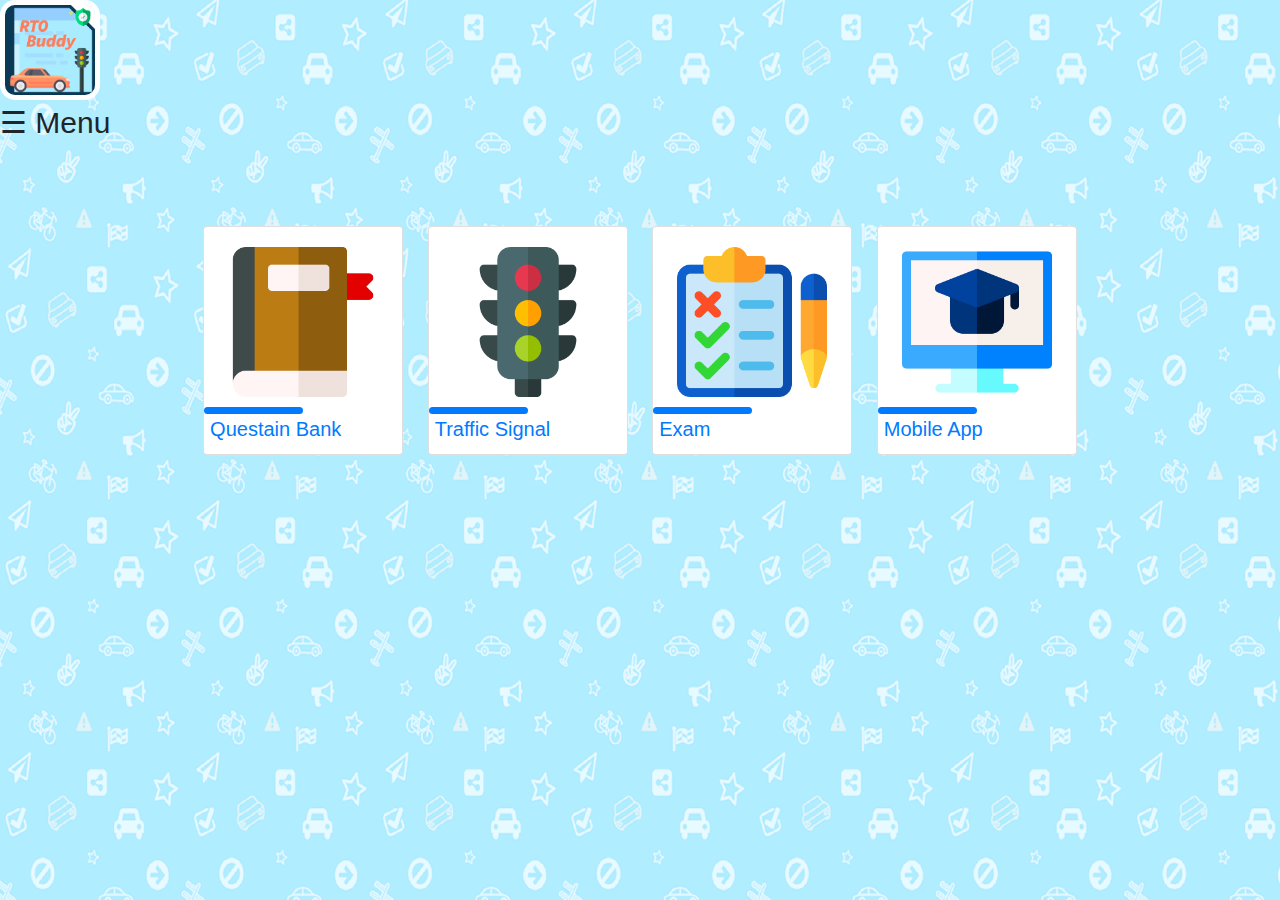
<file: index.html>
<!DOCTYPE html>
<html>
    <head>

        <meta charset="utf-8">
        <meta name="viewport" content="width=device-width, initial-scale=1">
        <title>Rto Buddy</title>
        <link rel="icon" type="image/gif/png" href="image/logo_22.png">
        <link rel="stylesheet" href="https://maxcdn.bootstrapcdn.com/bootstrap/4.3.1/css/bootstrap.min.css">
  	    <script src="https://ajax.googleapis.com/ajax/libs/jquery/3.4.1/jquery.min.js"></script>
  	    <script src="https://cdnjs.cloudflare.com/ajax/libs/popper.js/1.14.7/umd/popper.min.js"></script>
        <script src="https://maxcdn.bootstrapcdn.com/bootstrap/4.3.1/js/bootstrap.min.js"></script>


        <link rel="stylesheet" type="text/css" href="homepage.css">   
        <link rel="stylesheet" type="text/css" href="slide.css">

        <script type="text/javascript" src="slide.js"></script>
    </head>
    <body>
        <div class="all" id="all">
            <div id="mySidenav" class="sidenav">
            <a href="javascript:void(0)" class="closebtn" onclick="closeNav()">&times;</a>
            <a href="index.html">HOME</a>
            <a href="question.html">QUESTION BANK</a>
            <a href="traffic.html">TRAFFIC SIGNAL</a>
            <a href="exam.html">EXAM</a>
            <a href="mobileapp.html">MOBILE APP</a>
            </div>
            <div id="main">
            <img src="image/logo_22.png" alt="img" id="logo"><br>
            <span id="open" onclick="openNav()">&#9776; Menu</span><br>
            </div>
        </div> 
        
        


        <div id="box">
            <div class="flex-container">
                        <div class="card" id="card1">
                            <div id="imgdiv">
                                <img src="image/agenda.png">
                            </div>
                            <div id="prolink">  
                                <div class="progress" id="progress">
                                    <div class="progress-bar bg-primary" id="progressbar"></div>
                                </div>
                                <a href="question.html" id="alink" class="stretched-link">Questain Bank</a>
                            </div>
                        </div>
                        <div class="card" id="card2">
                            <div id="imgdiv">
                                <img src="image/trafficlight.png">
                            </div>
                            <div id="prolink">  
                                <div class="progress" id="progress">
                                    <div class="progress-bar bg-primary" id="progressbar"></div>
                                </div>
                                <a href="traffic.html" id="alink" class="stretched-link">Traffic Signal</a>
                            </div>
                        </div>
                        <div class="card" id="card3">
                            <div id="imgdiv">
                                <img src="image/test.png">
                            </div>
                            <div id="prolink">  
                                <div class="progress" id="progress">
                                    <div class="progress-bar bg-primary" id="progressbar"></div>
                                </div>
                                <a href="exam.html" id="alink" class="stretched-link">Exam</a>
                            </div>
                        </div>
                        <div class="card" id="card4">
                            <div id="imgdiv">
                                <img src="image/onlinelearning.png">
                            </div>
                            <div id="prolink">  
                                <div class="progress" id="progress">
                                    <div class="progress-bar bg-primary" id="progressbar"></div>
                                </div>
                                <a href="mobileapp.html" id="alink" class="stretched-link">Mobile App</a>
                            </div>
                        </div>
                    </div>
        </div>    
    </body>

</html>
</file>
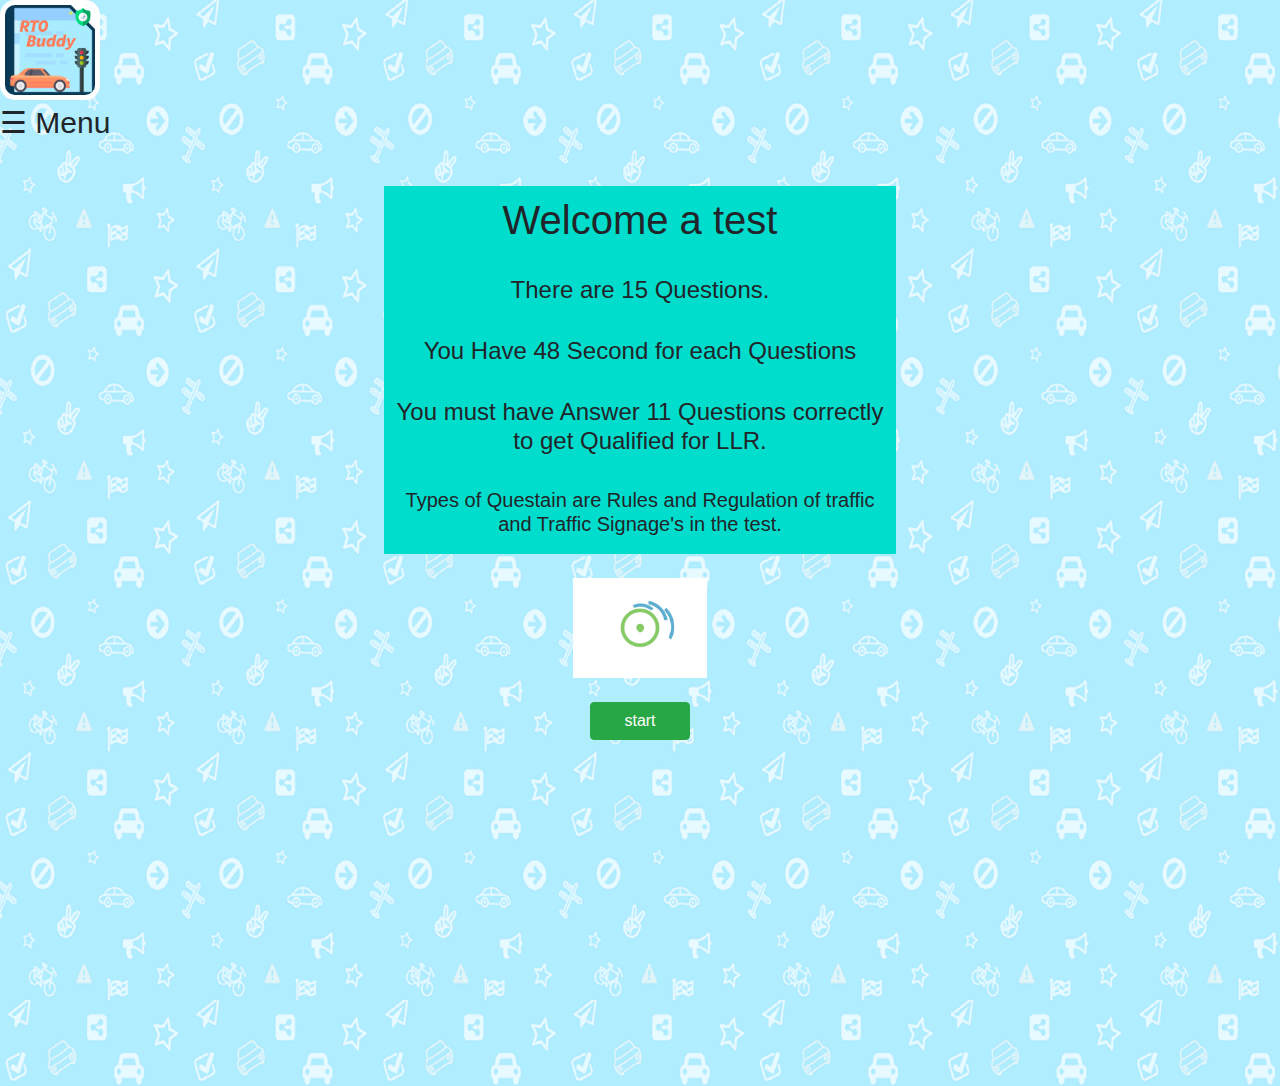
<file: exam.html>
<!DOCTYPE html>
<html>
    <head>

        <meta charset="utf-8">
        <meta name="viewport" content="width=device-width, initial-scale=1">
        <title>New Rto App</title>
        <link rel="icon" type="image/gif/png" href="image/logo_22.png">
        <link rel="stylesheet" href="https://maxcdn.bootstrapcdn.com/bootstrap/4.3.1/css/bootstrap.min.css">
        <script src="https://ajax.googleapis.com/ajax/libs/jquery/3.4.1/jquery.min.js"></script>
        <script src="https://cdnjs.cloudflare.com/ajax/libs/popper.js/1.14.7/umd/popper.min.js"></script>
        <script src="https://maxcdn.bootstrapcdn.com/bootstrap/4.3.1/js/bootstrap.min.js"></script>
        <link rel="stylesheet" type="text/css" href="slide.css">
        <script type="text/javascript" src="slide.js"></script>
        <link rel="stylesheet" type="text/css" href="question.css">
        <link rel="stylesheet" type="text/css" href="exam.css">
    </head>
    <body>
            <div class="all">
                <div id="mySidenav" class="sidenav">
                <a href="javascript:void(0)" class="closebtn" onclick="closeNav()">&times;</a>
                <a href="index.html">HOME</a>
                <a href="question.html">QUESTION BANK</a>
                <a href="traffic.html">TRAFFIC SIGNAL</a>
                <a href="exam.html">EXAM</a>
                <a href="mobileapp.html">MOBILE APP</a>
                </div>
                <div id="main">
                <img src="image/logo_22.png" alt="img" id="logo"><br>
                <span id="open" onclick="openNav()">&#9776; Menu</span><br>
                </div>
            </div> 
            <br>
            <div id="animated">
                <div id="exam_detail">
                    <h1>Welcome a test</h1><br>
                    <h4>There are 15 Questions.</h4><br>
                    <h4>You Have 48 Second for each Questions</h4><br>
                    <h4>You must have Answer 11 Questions correctly to get Qualified for LLR.</h4><br>
                    <h5>Types of Questain are Rules and Regulation of traffic and Traffic Signage's in the test. </h5>
                </div>
                <br>
                <div>
                    <img src="image/18.gif" style="height: 100px;widows: 100px;">
                </div>
                <div>
                    <br><a href="exam2.html"><button onclick="gen()" id="start" href="" class="btn btn btn-success">start</button></a>
                </div>
            </div>
            <!-- <script>
                function submitPoll(start){
                    document.getElementById("start").style.disabled;
                    document.getElementById("start").delay(5000).disabled = false;
                }
            </script> -->
    </body>
</html>
</file>
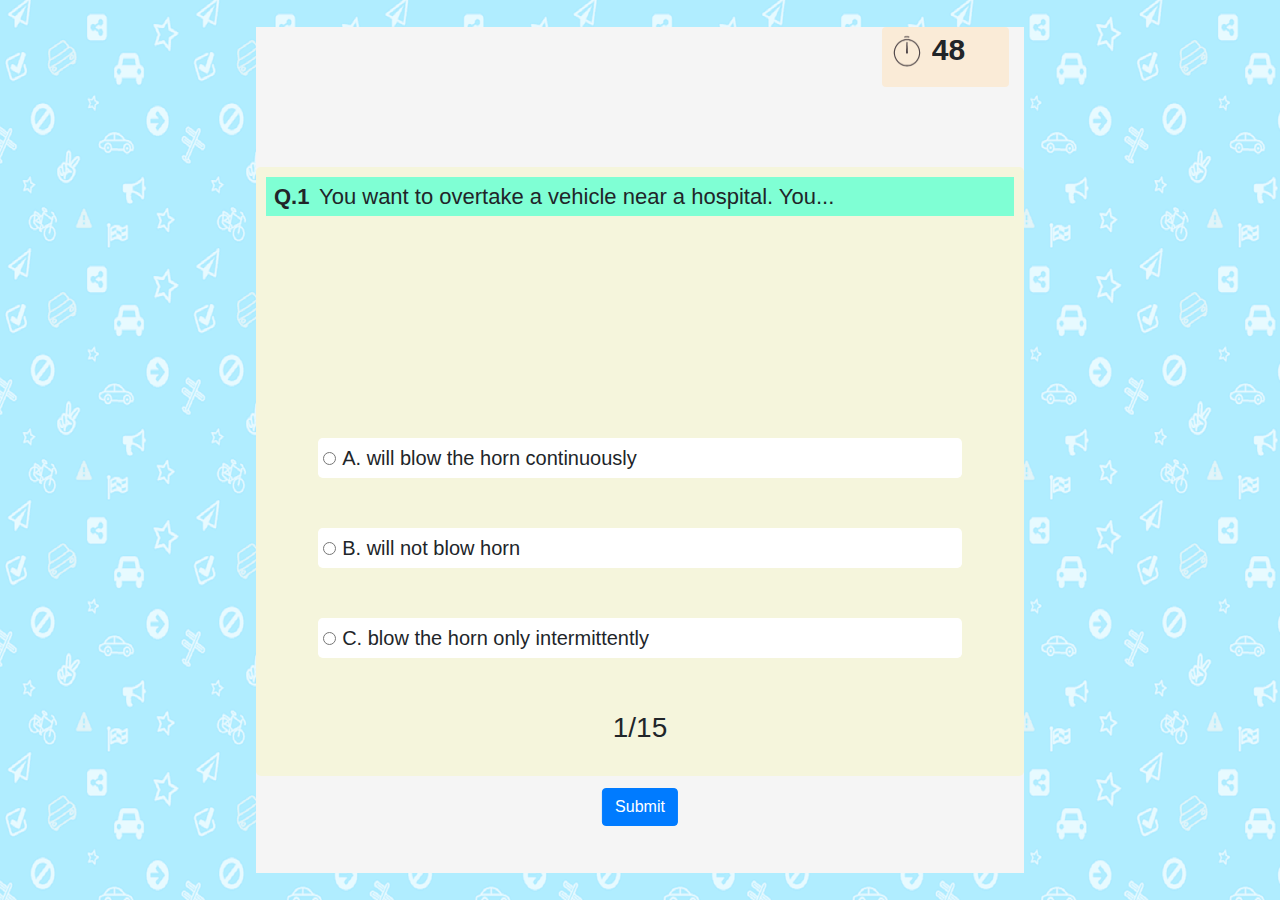
<file: exam2.html>
<!DOCTYPE html>
<html>
    <head>
        <meta charset="utf-8">
        <meta name="viewport" content="width=device-width, initial-scale=1">
        <title>New Rto App</title>
        <link rel="icon" type="image/gif/png" href="image/logo_22.png">
        <link rel="stylesheet" href="https://maxcdn.bootstrapcdn.com/bootstrap/4.3.1/css/bootstrap.min.css">
        <script src="https://ajax.googleapis.com/ajax/libs/jquery/3.4.1/jquery.min.js"></script>
        <script src="https://cdnjs.cloudflare.com/ajax/libs/popper.js/1.14.7/umd/popper.min.js"></script>
        <script src="https://maxcdn.bootstrapcdn.com/bootstrap/4.3.1/js/bootstrap.min.js"></script>
        <link rel="stylesheet" type="text/css" href="slide.css">
        <link rel="stylesheet" type="text/css" href="question.css">        
        <script type="text/javascript" src="Que.js"></script>
        <script type="text/javascript" src="timer2.js"></script>
        <link rel="stylesheet" type="text/css" href="exam2.css">
    </head>
    <body onload="gen()">
        <div id="main">
                <div id="cor" class="rounded-lg">

                </div>
                <div id="time" class="rounded-right">
                    <div id="min">48</div>
                </div>
                <div id="clock" class="rounded-left">
                        <img src="image/clock.png" id="clock2">
                </div>
            <div id="content" class="rounded-lg">
                <div class="set rounded-lg" id="set">
                    <div  class="Que rounded-lg" id="Que">
                        <div id="noqu" class="Que">
                            <div class="no" ><strong id="no"></strong></div>
                            <div class="q" id="question"></div>
                        </div>
                        <div id="imgdiv"><img id="img"></div>
                    </div>
                    <div class="rounded-lg" id="mcq">
                        <label class="op radio rounded-lg" id="label1"><input type="radio" name="option" value="a" id="op1" ><span id="opt1" for="op1"></span></label>
                        <label class="op radio rounded-lg" id="label2"><input type="radio" name="option" value="b" id="op2"><span id="opt2" for="op2"></span></label>
                        <label class="op radio rounded-lg" id="label3"><input type="radio" name="option" value="c" id="op3"><span id="opt3" for="op3"></span></label>  
                    </div><br>
                    <div id="navig">
                        <h3 id="num"></h3>
                    </div>
                </div>
                <div id="but">
                    <button onclick="checknull()" class="btn btn-primary" id="submit">Submit</button>
                    <button onclick="gen()" class="btn btn-primary" id="next">next que</button>
                    <button onclick="result()" id="result" class="btn btn btn-outline-success">Result</button>
                </div>
            </div>
        </div>
        <div id="resultsec">

            <div id="correctans" class="rounded-lg">0<br>Right</div>
            <div id="wrongans" class="rounded-lg">0<br>Wrong</div>
            <div id="quesection" class="rounded-lg">
            <div class="set rounded-lg">
                <div  class="Que rounded-lg">
                    <div class="no"><strong id="1no"></strong></div>
                    <div class="q" id="1que"></div>
                    <div id="1imgdiv"><img id="1img"></div>
                </div>
                <div class=" mcq rounded-lg">
                    <li class="rounded-top" id="1opt1">A.</li>
                    <li id="1opt2">B.</li>
                    <li class="rounded-bottom" id="1opt3">C.</li>                                    
                </div>
            </div>
            
            <div class="set rounded-lg">
                <div  class="Que rounded-lg">
                    <div class="no"><strong id="2no"></strong></div>
                    <div class="q" id="2que"></div>
                    <div id="2imgdiv"><img id="2img"></div>
                </div>
                <div class=" mcq rounded-lg">
                    <li class="rounded-top" id="2opt1">A.</li>
                    <li id="2opt2">B.</li>
                    <li class="rounded-bottom" id="2opt3">C.</li>                                    
                </div>
            </div>

            <div class="set rounded-lg">
                <div  class="Que rounded-lg">
                    <div class="no" ><strong id="3no"></strong></div>
                    <div class="q" id="3que"></div>
                    <div id="3imgdiv"><img id="3img"></div>
                </div>
                <div class=" mcq rounded-lg">
                    <li class="rounded-top" id="3opt1">A.</li>
                    <li id="3opt2">B.</li>
                    <li class="rounded-bottom" id="3opt3">C.</li>                                    
                </div>
            </div>

            <div class="set rounded-lg">
                <div  class="Que rounded-lg">
                    <div class="no"><strong id="4no"></strong></div>
                    <div class="q" id="4que"></div>
                    <div id="4imgdiv"><img id="4img"></div>
                </div>
                <div class=" mcq rounded-lg">
                    <li class="rounded-top" id="4opt1">A.</li>
                    <li id="4opt2">B.</li>
                    <li class="rounded-bottom" id="4opt3">C.</li>                                    
                </div>
            </div>

            <div class="set rounded-lg">
                <div  class="Que rounded-lg">
                    <div class="no"><strong id="5no"></strong></div>
                    <div class="q" id="5que"></div>
                    <div id="5imgdiv"><img id="5img"></div>
                </div>
                <div class=" mcq rounded-lg">
                    <li class="rounded-top" id="5opt1">A.</li>
                    <li id="5opt2">B.</li>
                    <li class="rounded-bottom" id="5opt3">C.</li>                                    
                </div>
            </div>

            <div class="set rounded-lg">
                <div  class="Que rounded-lg">
                    <div class="no" ><strong id="6no"></strong></div>
                    <div class="q" id="6que"></div>
                    <div id="6imgdiv"><img id="6img"></div>
                </div>
                <div class=" mcq rounded-lg">
                    <li class="rounded-top" id="6opt1">A.</li>
                    <li id="6opt2">B.</li>
                    <li class="rounded-bottom" id="6opt3">C.</li>                                    
                </div>
            </div>

            <div class="set rounded-lg">
                <div  class="Que rounded-lg">
                    <div class="no"><strong id="7no"></strong></div>
                    <div class="q" id="7que"></div>
                    <div id="7imgdiv"><img id="7img"></div>
                </div>
                <div class=" mcq rounded-lg">
                    <li class="rounded-top" id="7opt1">A.</li>
                    <li id="7opt2">B.</li>
                    <li class="rounded-bottom" id="7opt3">C.</li>                                    
                </div>
            </div>
            
            <div class="set rounded-lg">
                <div  class="Que rounded-lg">
                    <div class="no"><strong id="8no"></strong></div>
                    <div class="q" id="8que"></div>
                    <div id="8imgdiv"><img id="8img"></div>
                </div>
                <div class=" mcq rounded-lg">
                    <li class="rounded-top" id="8opt1">A.</li>
                    <li id="8opt2">B.</li>
                    <li class="rounded-bottom" id="8opt3">C.</li>                                  
                </div>
            </div>

            <div class="set rounded-lg">
                <div  class="Que rounded-lg">
                    <div class="no" ><strong id="9no"></strong></div>
                    <div class="q" id="9que"></div>
                    <div id="9imgdiv"><img id="9img"></div>
                </div>
                <div class=" mcq rounded-lg">
                    <li class="rounded-top" id="9opt1">A.</li>
                    <li id="9opt2">B.</li>
                    <li class="rounded-bottom" id="9opt3">C.</li>                                    
                </div>
            </div>

            <div class="set rounded-lg">
                <div  class="Que rounded-lg">
                    <div class="no"><strong id="10no"></strong></div>
                    <div class="q" id="10que"></div>
                    <div id="10imgdiv"><img id="10img"></div>
                </div>
                <div class=" mcq rounded-lg">
                    <li class="rounded-top" id="10opt1">A.</li>
                    <li id="10opt2">B.</li>
                    <li class="rounded-bottom" id="10opt3">C.</li>                                    
                </div>
            </div>
            <div class="set rounded-lg">
                <div  class="Que rounded-lg">
                    <div class="no"><strong id="11no"></strong></div>
                    <div class="q" id="11que"></div>
                    <div id="11imgdiv"><img id="11img"></div>
                </div>
                <div class=" mcq rounded-lg">
                    <li class="rounded-top" id="11opt1">A.</li>
                    <li id="11opt2">B.</li>
                    <li class="rounded-bottom" id="11opt3">C.</li>                                    
                </div>
            </div>

            <div class="set rounded-lg">
                <div  class="Que rounded-lg">
                    <div class="no" ><strong id="12no"></strong></div>
                    <div class="q" id="12que"></div>
                    <div id="12imgdiv"><img id="12img"></div>
                </div>
                <div class=" mcq rounded-lg">
                    <li class="rounded-top" id="12opt1">A.</li>
                    <li id="12opt2">B.</li>
                    <li class="rounded-bottom" id="12opt3">C.</li>                                    
                </div>
            </div>

            <div class="set rounded-lg">
                <div  class="Que rounded-lg">
                    <div class="no"><strong id="13no"></strong></div>
                    <div class="q" id="13que"></div>
                    <div id="13imgdiv"><img id="13img"></div>
                </div>
                <div class=" mcq rounded-lg">
                    <li class="rounded-top" id="13opt1">A.</li>
                    <li id="13opt2">B.</li>
                    <li class="rounded-bottom" id="13opt3">C.</li>
                </div>                                  
            </div>

            <div class="set rounded-lg">
                <div  class="Que rounded-lg">
                    <div class="no"><strong id="14no"></strong></div>
                    <div class="q" id="14que"></div>
                    <div id="14imgdiv"><img id="14img"></div>
                </div>
                <div class=" mcq rounded-lg">
                    <li class="rounded-top" id="14opt1">A.</li>
                    <li id="14opt2">B.</li>
                    <li class="rounded-bottom" id="14opt3">C.</li>
                </div>                                  
            </div>
            
            <div class="set rounded-lg">
                <div  class="Que rounded-lg">
                    <div class="no"><strong id="15no"></strong></div>
                    <div class="q" id="15que"></div>
                    <div id="15imgdiv"><img id="15img"></div>
                </div>
                <div class=" mcq rounded-lg">
                    <li class="rounded-top" id="15opt1">A.</li>
                    <li id="15opt2">B.</li>
                    <li class="rounded-bottom" id="15opt3">C.</li>
                </div>                                  
            </div>
        
        <br>
        <div>
            <a href="exam.html"><button id="restart" class="btn btn-primary">Restart</button></a>
            <a href="index.html"><button id="homes" class="btn btn-primary">Home</button></a></div><br><br>
        </div><br>
        </div> 
            <script type="text/javascript" src="exam.js"></script>
    </body>
</html>
</file>
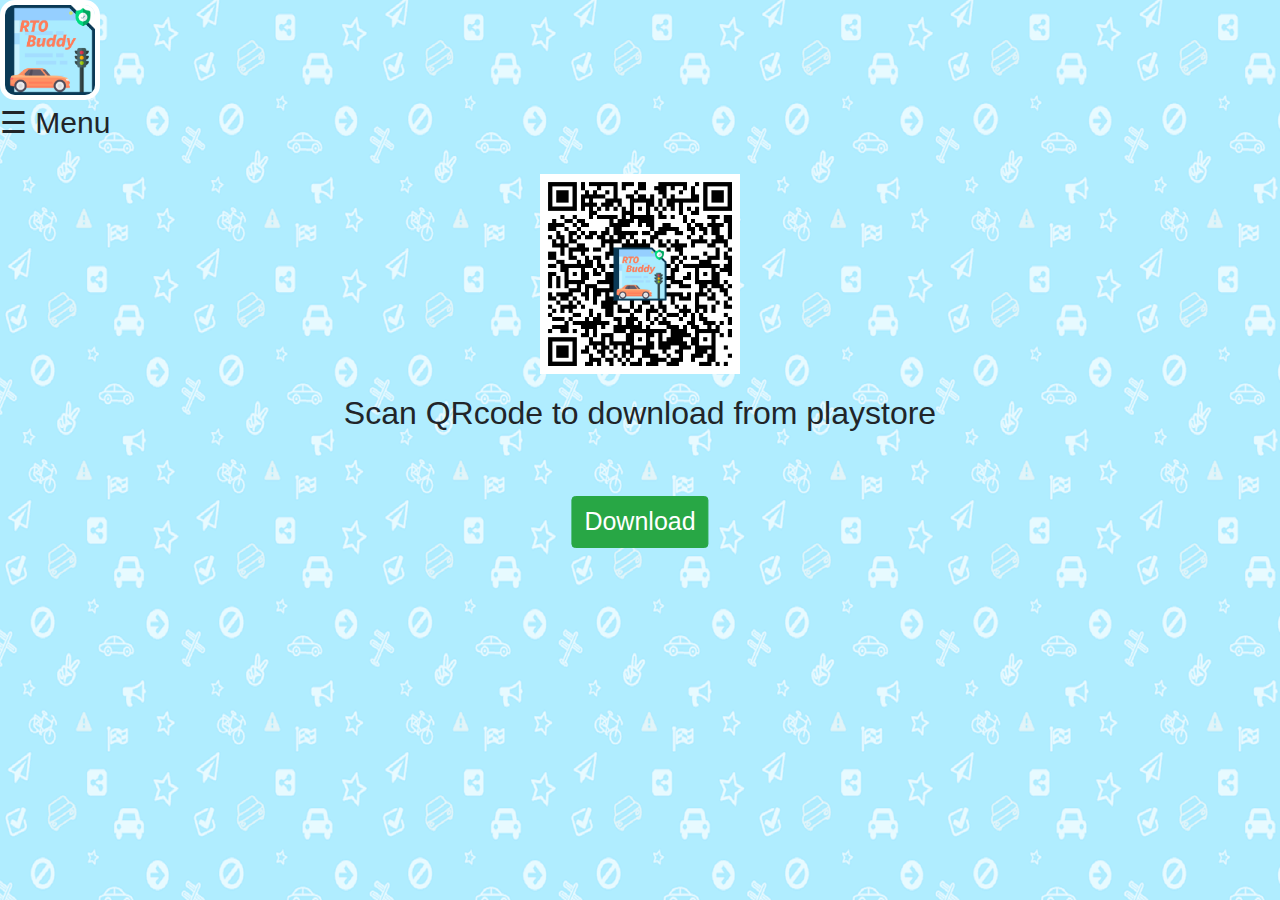
<file: mobileapp.html>
<!DOCTYPE html>
<html>
    <head>
        <meta charset="utf-8">
        <meta name="viewport" content="width=device-width, initial-scale=1">
        <title>
            Mobile app
        </title>
        <link rel="stylesheet" href="https://maxcdn.bootstrapcdn.com/bootstrap/4.3.1/css/bootstrap.min.css">
        <link rel="icon" type="image/gif/png" href="image/logo_22.png">
        <link rel="stylesheet" type="text/css" href="slide.css">
        <script type="text/javascript" src="slide.js"></script>
        <style>
        
            #QR{
                display: flex;
                height: 300px;
                width: 80%;
                justify-content: center;
                align-items: center;
                margin: 0% auto;
            }
            #QRimg{
                height: 200px;
                width: 200px;
            }
            #QRbtndiv{
                width: 100%;
                margin-top: 0%;
            }
            h2{
                left: 50%;
                width: 60%;
                transform: translateX(-50%);
                position: absolute;
                text-align: center;
                margin-top:-30px;
            }
            #QRbtn{
                left: 50%;
                transform: translateX(-50%);
                position: absolute;
                margin-top: 0px;
                font-size: 25px;
            }
            @media screen and (max-width: 750px) and (orientation: portrait){
                #QRbtn{margin-top: 0px;}
                h2{font-size: 25px;width: 80%;}    
            }
        </style>
    </head>
    <body>
        <div class="all">
            <div id="mySidenav" class="sidenav">
            <a href="javascript:void(0)" class="closebtn" onclick="closeNav()">&times;</a>
            <a href="index.html">HOME</a>
            <a href="question.html">QUESTION BANK</a>
            <a href="traffic.html">TRAFFIC SIGNAL</a>
            <a href="exam.html">EXAM</a>
            <a href="#">MOBILE APP</a>
            </div>
            <div id="main">
            <img src="image/logo_22.png" alt="img" id="logo"><br>
            <span id="open" onclick="openNav()">&#9776; Menu</span><br>
            </div>
        </div> 
        <div id="QR">
            <img src="image/QRlogo.png" id="QRimg"> 
        </div>
        <h2>Scan QRcode to download from playstore</h2> <br><br><br>
        <div id="QRbtndiv">
                <a href="https://play.google.com/store/apps/details?id=com.devsoftzz.rto" target="_blank"><button id="QRbtn" class="btn btn-success">Download</button></a>
        </div>
    </body>
</html>
</file>
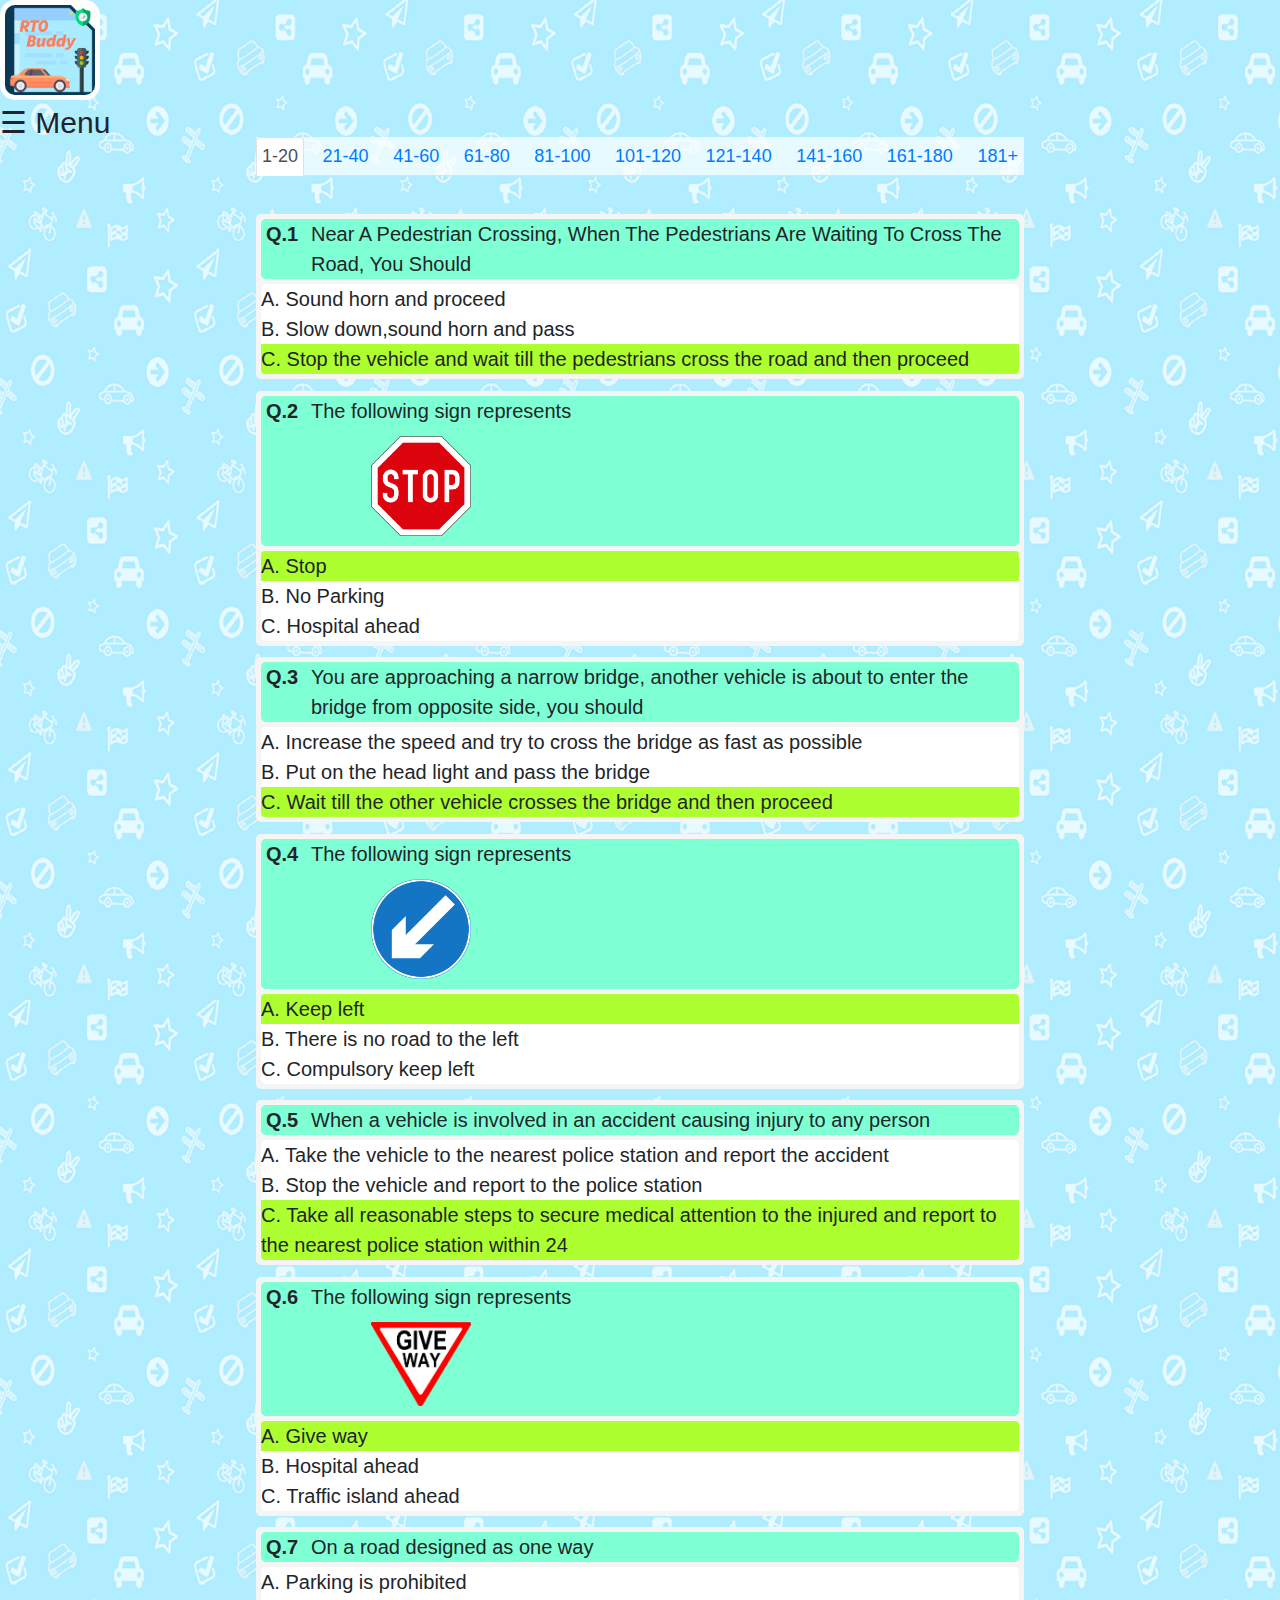
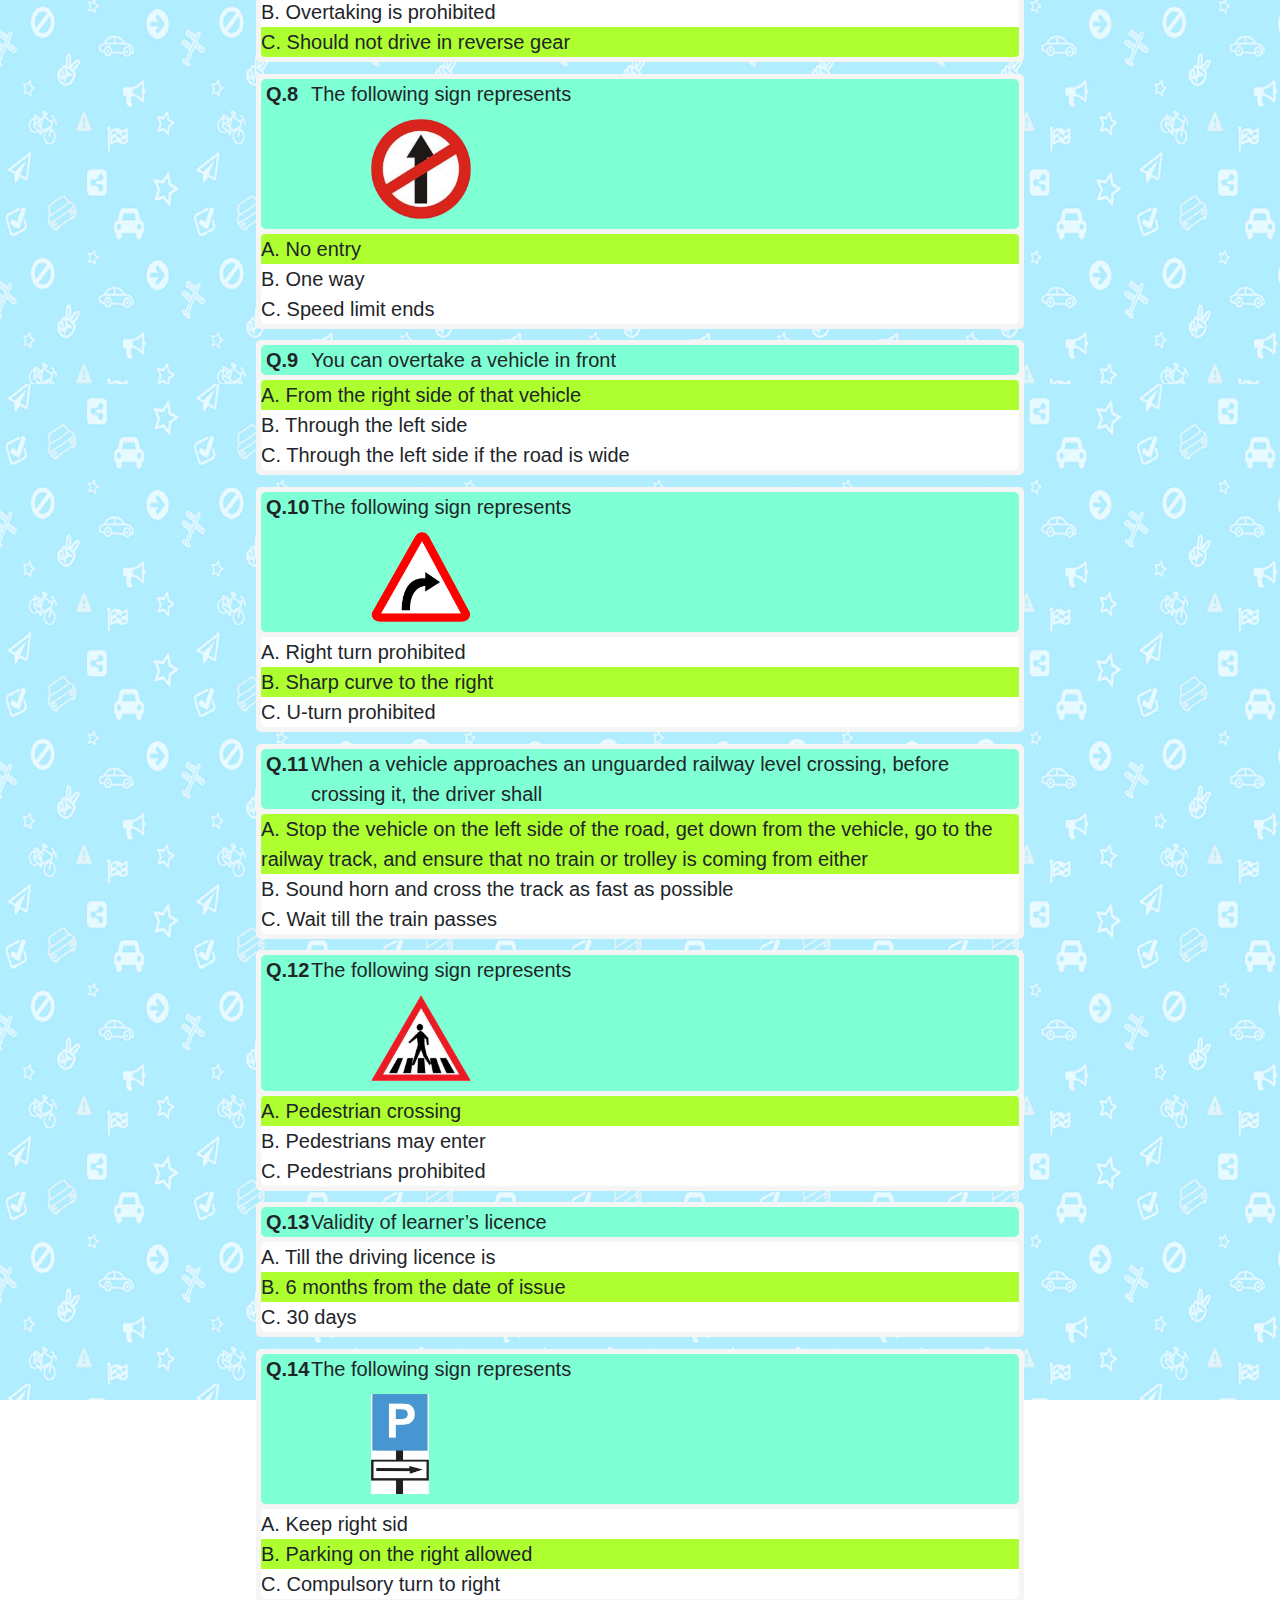
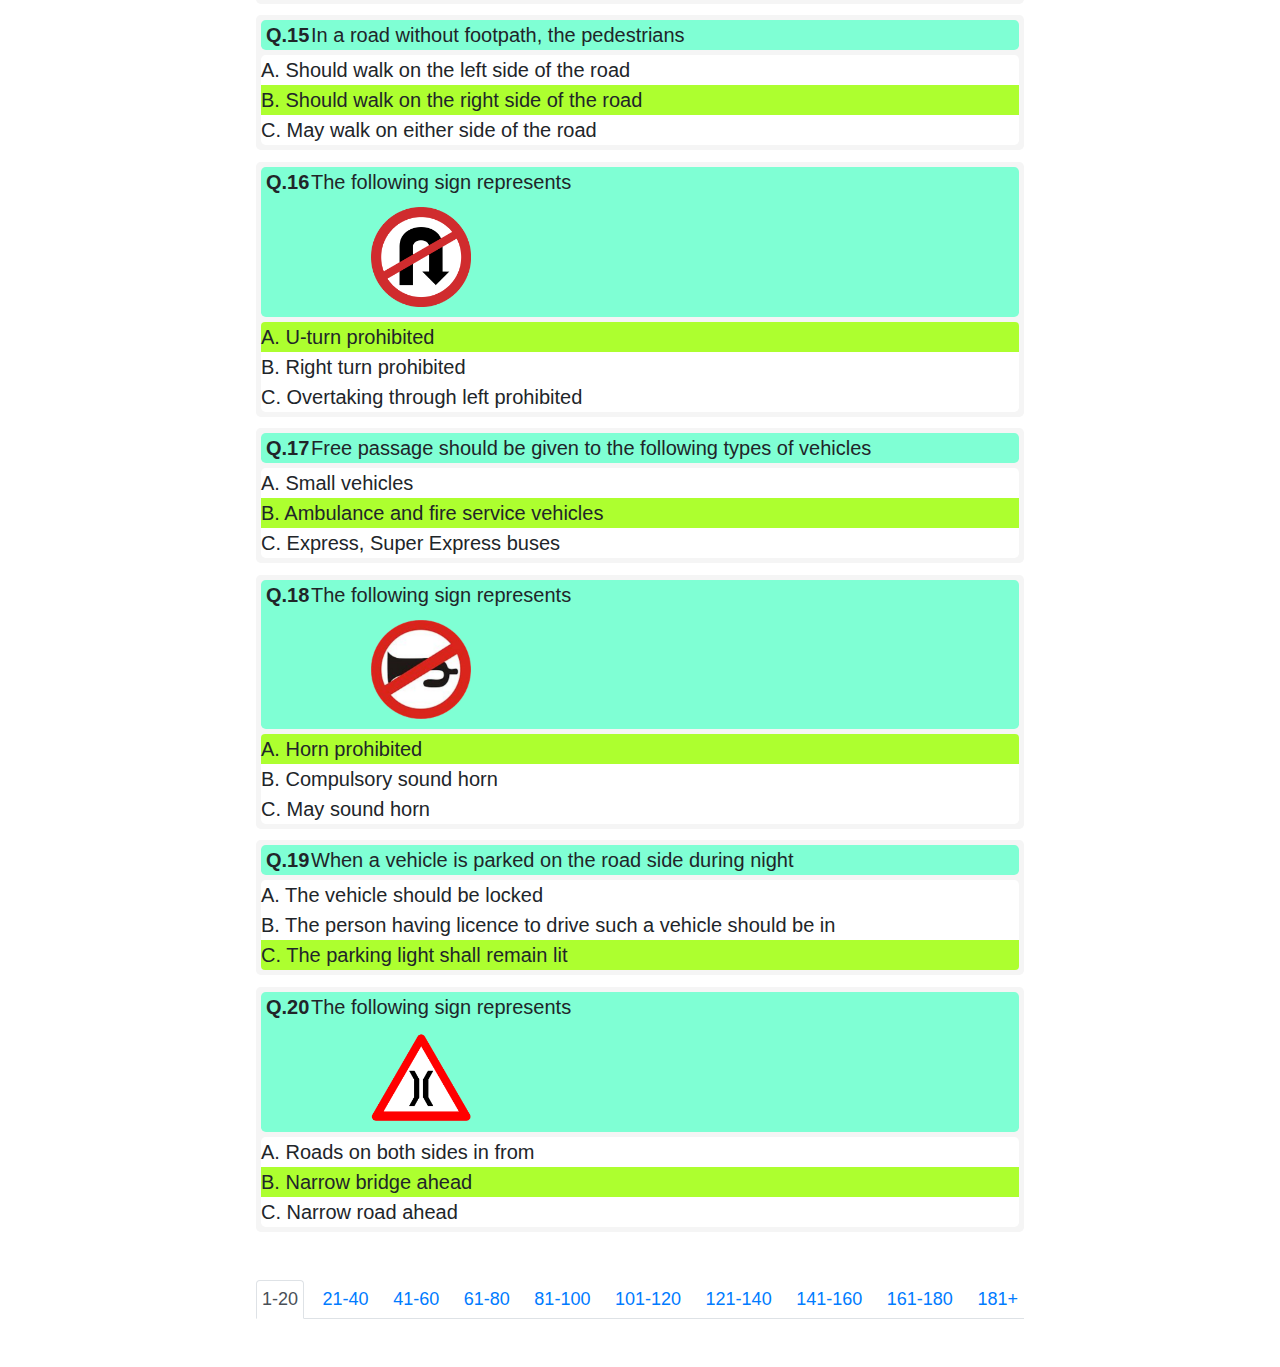
<file: question.html>
<html>
    <head>
        
        <meta charset="utf-8">
        <meta name="viewport" content="width=device-width, initial-scale=1">
        <title>question Bank</title>
        <link rel="icon" type="image/gif/png" href="image/logo_22.png">
        <link rel="stylesheet" href="https://maxcdn.bootstrapcdn.com/bootstrap/4.3.1/css/bootstrap.min.css">
  	    <script src="https://ajax.googleapis.com/ajax/libs/jquery/3.4.1/jquery.min.js"></script>
  	    <script src="https://cdnjs.cloudflare.com/ajax/libs/popper.js/1.14.7/umd/popper.min.js"></script>
        <script src="https://maxcdn.bootstrapcdn.com/bootstrap/4.3.1/js/bootstrap.min.js"></script>
        <link rel="stylesheet" type="text/css" href="slide.css">
        <link rel="stylesheet" type="text/css" href="question.css">
        <script type="text/javascript" src="slide.js"></script>
        <script type="text/javascript" src="Que.js"></script>

    </head>
    <body>
        <div class="all">
            <div id="mySidenav" class="sidenav">
            <a href="javascript:void(0)" class="closebtn" onclick="closeNav()">&times;</a>
            <a href="index.html">HOME</a>
            <a href="question.html">QUESTION BANK</a>
            <a href="traffic.html">TRAFFIC SIGNAL</a>
            <a href="exam.html">EXAM</a>
            <a href="mobileapp.html">MOBILE APP</a>
            </div>
            <div id="main">
            <img src="image/logo_22.png" alt="img" id="logo"><br>
            <span id="open" onclick="openNav()">&#9776; Menu</span><br>
            </div>
        </div> 

        
        <ul class="nav nav-tabs" id="navlist">
            <li class="nav-item">
              <a class="nav-link active" data-toggle="tab"  href="#up20" >1-20</a>
            </li>
            <li class="nav-item">
              <a class="nav-link" data-toggle="tab" href="#up40" >21-40</a>
            </li>
            <li class="nav-item">
              <a class="nav-link" data-toggle="tab" href="#up60">41-60</a>
            </li>
            <li class="nav-item">
                <a class="nav-link" data-toggle="tab" href="#up80" >61-80</a>
              </li>
              <li class="nav-item">
                <a class="nav-link" data-toggle="tab" href="#up100">81-100</a>
              </li>
              <li class="nav-item">
                <a class="nav-link" data-toggle="tab"  href="#up120" >101-120</a>
              </li>
              <li class="nav-item">
                <a class="nav-link" data-toggle="tab" href="#up140" >121-140</a>
              </li>
              <li class="nav-item">
                <a class="nav-link" data-toggle="tab" href="#up160">141-160</a>
              </li>
              <li class="nav-item">
                  <a class="nav-link" data-toggle="tab" href="#up180" >161-180</a>
                </li>
                <li class="nav-item">
                  <a class="nav-link" data-toggle="tab" href="#other">181+</a>
                </li>
          </ul>


            <div id="Question" class="rounded-lg">
                

                
                <div class="tab-content">
                    <div id="up20" class="tab-pane active">
                        
                        <div class="set rounded-lg">
                            <div  class="Que rounded-lg">
                                <div class="no" ><strong id="0no"></strong></div>
                                <div class="q" id="0que"></div>
                                <div id="0imgdiv"><img id="0img"></div>
                            </div>
                            <div class=" mcq rounded-lg">
                                <li class="rounded-top" id="0opt1">A.</li>
                                <li id="0opt2">B.</li>
                                <li class="rounded-bottom" id="0opt3">C.</li>                                    
                            </div>
                        </div>

                        <div class="set rounded-lg">
                            <div  class="Que rounded-lg">
                                <div class="no"><strong id="1no"></strong></div>
                                <div class="q" id="1que"></div>
                                <div id="1imgdiv"><img id="1img"></div>
                            </div>
                            <div class=" mcq rounded-lg">
                                <li class="rounded-top" id="1opt1">A.</li>
                                <li id="1opt2">B.</li>
                                <li class="rounded-bottom" id="1opt3">C.</li>                                    
                            </div>
                        </div>
                        
                        <div class="set rounded-lg">
                            <div  class="Que rounded-lg">
                                <div class="no"><strong id="2no"></strong></div>
                                <div class="q" id="2que"></div>
                                <div id="2imgdiv"><img id="2img"></div>
                            </div>
                            <div class=" mcq rounded-lg">
                                <li class="rounded-top" id="2opt1">A.</li>
                                <li id="2opt2">B.</li>
                                <li class="rounded-bottom" id="2opt3">C.</li>                                    
                            </div>
                        </div>

                        <div class="set rounded-lg">
                            <div  class="Que rounded-lg">
                                <div class="no" ><strong id="3no"></strong></div>
                                <div class="q" id="3que"></div>
                                <div id="3imgdiv"><img id="3img"></div>
                            </div>
                            <div class=" mcq rounded-lg">
                                <li class="rounded-top" id="3opt1">A.</li>
                                <li id="3opt2">B.</li>
                                <li class="rounded-bottom" id="3opt3">C.</li>                                    
                            </div>
                        </div>

                        <div class="set rounded-lg">
                            <div  class="Que rounded-lg">
                                <div class="no"><strong id="4no"></strong></div>
                                <div class="q" id="4que"></div>
                                <div id="4imgdiv"><img id="4img"></div>
                            </div>
                            <div class=" mcq rounded-lg">
                                <li class="rounded-top" id="4opt1">A.</li>
                                <li id="4opt2">B.</li>
                                <li class="rounded-bottom" id="4opt3">C.</li>                                    
                            </div>
                        </div>

                        <div class="set rounded-lg">
                            <div  class="Que rounded-lg">
                                <div class="no"><strong id="5no"></strong></div>
                                <div class="q" id="5que"></div>
                                <div id="5imgdiv"><img id="5img"></div>
                            </div>
                            <div class=" mcq rounded-lg">
                                <li class="rounded-top" id="5opt1">A.</li>
                                <li id="5opt2">B.</li>
                                <li class="rounded-bottom" id="5opt3">C.</li>                                    
                            </div>
                        </div>

                        <div class="set rounded-lg">
                            <div  class="Que rounded-lg">
                                <div class="no" ><strong id="6no"></strong></div>
                                <div class="q" id="6que"></div>
                                <div id="6imgdiv"><img id="6img"></div>
                            </div>
                            <div class=" mcq rounded-lg">
                                <li class="rounded-top" id="6opt1">A.</li>
                                <li id="6opt2">B.</li>
                                <li class="rounded-bottom" id="6opt3">C.</li>                                    
                            </div>
                        </div>

                        <div class="set rounded-lg">
                            <div  class="Que rounded-lg">
                                <div class="no"><strong id="7no"></strong></div>
                                <div class="q" id="7que"></div>
                                <div id="7imgdiv"><img id="7img"></div>
                            </div>
                            <div class=" mcq rounded-lg">
                                <li class="rounded-top" id="7opt1">A.</li>
                                <li id="7opt2">B.</li>
                                <li class="rounded-bottom" id="7opt3">C.</li>                                    
                            </div>
                        </div>
                        
                        <div class="set rounded-lg">
                            <div  class="Que rounded-lg">
                                <div class="no"><strong id="8no"></strong></div>
                                <div class="q" id="8que"></div>
                                <div id="8imgdiv"><img id="8img"></div>
                            </div>
                            <div class=" mcq rounded-lg">
                                <li class="rounded-top" id="8opt1">A.</li>
                                <li id="8opt2">B.</li>
                                <li class="rounded-bottom" id="8opt3">C.</li>                                  
                            </div>
                        </div>

                        <div class="set rounded-lg">
                            <div  class="Que rounded-lg">
                                <div class="no" ><strong id="9no"></strong></div>
                                <div class="q" id="9que"></div>
                                <div id="9imgdiv"><img id="9img"></div>
                            </div>
                            <div class=" mcq rounded-lg">
                                <li class="rounded-top" id="9opt1">A.</li>
                                <li id="9opt2">B.</li>
                                <li class="rounded-bottom" id="9opt3">C.</li>                                    
                            </div>
                        </div>

                        <div class="set rounded-lg">
                            <div  class="Que rounded-lg">
                                <div class="no"><strong id="10no"></strong></div>
                                <div class="q" id="10que"></div>
                                <div id="10imgdiv"><img id="10img"></div>
                            </div>
                            <div class=" mcq rounded-lg">
                                <li class="rounded-top" id="10opt1">A.</li>
                                <li id="10opt2">B.</li>
                                <li class="rounded-bottom" id="10opt3">C.</li>                                    
                            </div>
                        </div>
                        <div class="set rounded-lg">
                            <div  class="Que rounded-lg">
                                <div class="no"><strong id="11no"></strong></div>
                                <div class="q" id="11que"></div>
                                <div id="11imgdiv"><img id="11img"></div>
                            </div>
                            <div class=" mcq rounded-lg">
                                <li class="rounded-top" id="11opt1">A.</li>
                                <li id="11opt2">B.</li>
                                <li class="rounded-bottom" id="11opt3">C.</li>                                    
                            </div>
                        </div>

                        <div class="set rounded-lg">
                            <div  class="Que rounded-lg">
                                <div class="no" ><strong id="12no"></strong></div>
                                <div class="q" id="12que"></div>
                                <div id="12imgdiv"><img id="12img"></div>
                            </div>
                            <div class=" mcq rounded-lg">
                                <li class="rounded-top" id="12opt1">A.</li>
                                <li id="12opt2">B.</li>
                                <li class="rounded-bottom" id="12opt3">C.</li>                                    
                            </div>
                        </div>

                        <div class="set rounded-lg">
                            <div  class="Que rounded-lg">
                                <div class="no"><strong id="13no"></strong></div>
                                <div class="q" id="13que"></div>
                                <div id="13imgdiv"><img id="13img"></div>
                            </div>
                            <div class=" mcq rounded-lg">
                                <li class="rounded-top" id="13opt1">A.</li>
                                <li id="13opt2">B.</li>
                                <li class="rounded-bottom" id="13opt3">C.</li>
                            </div>                                  
                        </div>

                        <div class="set rounded-lg">
                            <div  class="Que rounded-lg">
                                <div class="no"><strong id="14no"></strong></div>
                                <div class="q" id="14que"></div>
                                <div id="14imgdiv"><img id="14img"></div>
                            </div>
                            <div class=" mcq rounded-lg">
                                <li class="rounded-top" id="14opt1">A.</li>
                                <li id="14opt2">B.</li>
                                <li class="rounded-bottom" id="14opt3">C.</li>
                            </div>                                  
                        </div>
                        
                        <div class="set rounded-lg">
                            <div  class="Que rounded-lg">
                                <div class="no"><strong id="15no"></strong></div>
                                <div class="q" id="15que"></div>
                                <div id="15imgdiv"><img id="15img"></div>
                            </div>
                            <div class=" mcq rounded-lg">
                                <li class="rounded-top" id="15opt1">A.</li>
                                <li id="15opt2">B.</li>
                                <li class="rounded-bottom" id="15opt3">C.</li>
                            </div>                                  
                        </div>

                        <div class="set rounded-lg">
                            <div  class="Que rounded-lg">
                                <div class="no"><strong id="16no"></strong></div>
                                <div class="q" id="16que"></div>
                                <div id="16imgdiv"><img id="16img"></div>
                            </div>
                            <div class=" mcq rounded-lg">
                                <li class="rounded-top" id="16opt1">A.</li>
                                <li id="16opt2">B.</li>
                                <li class="rounded-bottom" id="16opt3">C.</li>
                            </div>                                  
                        </div>

                        <div class="set rounded-lg">
                            <div  class="Que rounded-lg">
                                <div class="no"><strong id="17no"></strong></div>
                                <div class="q" id="17que"></div>
                                <div id="17imgdiv"><img id="17img"></div>
                            </div>
                            <div class=" mcq rounded-lg">
                                <li class="rounded-top" id="17opt1">A.</li>
                                <li id="17opt2">B.</li>
                                <li class="rounded-bottom" id="17opt3">C.</li>
                            </div>                                  
                        </div>
                        <div class="set rounded-lg">
                            <div  class="Que rounded-lg">
                                <div class="no"><strong id="18no"></strong></div>
                                <div class="q" id="18que"></div>
                                <div id="18imgdiv"><img id="18img"></div>
                            </div>
                            <div class=" mcq rounded-lg">
                                <li class="rounded-top" id="18opt1">A.</li>
                                <li id="18opt2">B.</li>
                                <li class="rounded-bottom" id="18opt3">C.</li>
                            </div>                                  
                        </div>

                        <div class="set rounded-lg">
                                <div  class="Que rounded-lg">
                                    <div class="no"><strong id="19no"></strong></div>
                                    <div class="q" id="19que"></div>
                                    <div id="19imgdiv"><img id="19img"></div>
                                </div>
                                <div class=" mcq rounded-lg">
                                    <li class="rounded-top" id="19opt1">A.</li>
                                    <li id="19opt2">B.</li>
                                    <li class="rounded-bottom" id="19opt3">C.</li>
                                </div>                                  
                        </div>
                        
                    </div>
                    
            
                    <div id="up40" class="tab-pane fade">
                        <div class="set rounded-lg">
                            <div  class="Que rounded-lg">
                                <div class="no" ><strong id="20no"></strong></div>
                                <div class="q" id="20que"></div>
                                <div id="20imgdiv"><img id="20img"></div>
                            </div>
                            <div class=" mcq rounded-lg">
                                <li class="rounded-top" id="20opt1">A.</li>
                                <li id="20opt2">B.</li>
                                <li class="rounded-bottom" id="20opt3">C.</li>                                    
                            </div>
                        </div>
                        <div class="set rounded-lg">
                            <div  class="Que rounded-lg">
                                <div class="no" ><strong id="21no"></strong></div>
                                <div class="q" id="21que"></div>
                                <div id="21imgdiv"><img id="21img"></div>
                            </div>
                            <div class=" mcq rounded-lg">
                                <li class="rounded-top" id="21opt1">A.</li>
                                <li id="21opt2">B.</li>
                                <li class="rounded-bottom" id="21opt3">C.</li>                                    
                            </div>
                        </div>
                        <div class="set rounded-lg">
                            <div  class="Que rounded-lg">
                                <div class="no" ><strong id="22no"></strong></div>
                                <div class="q" id="22que"></div>
                                <div id="22imgdiv"><img id="22img"></div>
                            </div>
                            <div class=" mcq rounded-lg">
                                <li class="rounded-top" id="22opt1">A.</li>
                                <li id="22opt2">B.</li>
                                <li class="rounded-bottom" id="22opt3">C.</li>                                    
                            </div>
                        </div>
                        <div class="set rounded-lg">
                            <div  class="Que rounded-lg">
                                <div class="no" ><strong id="23no"></strong></div>
                                <div class="q" id="23que"></div>
                                <div id="23imgdiv"><img id="23img"></div>
                            </div>
                            <div class=" mcq rounded-lg">
                                <li class="rounded-top" id="23opt1">A.</li>
                                <li id="23opt2">B.</li>
                                <li class="rounded-bottom" id="23opt3">C.</li>                                    
                            </div>
                        </div>
                        <div class="set rounded-lg">
                            <div  class="Que rounded-lg">
                                <div class="no" ><strong id="24no"></strong></div>
                                <div class="q" id="24que"></div>
                                <div id="24imgdiv"><img id="24img"></div>
                            </div>
                            <div class=" mcq rounded-lg">
                                <li class="rounded-top" id="24opt1">A.</li>
                                <li id="24opt2">B.</li>
                                <li class="rounded-bottom" id="24opt3">C.</li>                                    
                            </div>
                        </div>
                        <div class="set rounded-lg">
                            <div  class="Que rounded-lg">
                                <div class="no" ><strong id="25no"></strong></div>
                                <div class="q" id="25que"></div>
                                <div id="25imgdiv"><img id="25img"></div>
                            </div>
                            <div class=" mcq rounded-lg">
                                <li class="rounded-top" id="25opt1">A.</li>
                                <li id="25opt2">B.</li>
                                <li class="rounded-bottom" id="25opt3">C.</li>                                    
                            </div>
                        </div>
                        <div class="set rounded-lg">
                            <div  class="Que rounded-lg">
                                <div class="no" ><strong id="26no"></strong></div>
                                <div class="q" id="26que"></div>
                                <div id="26imgdiv"><img id="26img"></div>
                            </div>
                            <div class=" mcq rounded-lg">
                                <li class="rounded-top" id="26opt1">A.</li>
                                <li id="26opt2">B.</li>
                                <li class="rounded-bottom" id="26opt3">C.</li>                                    
                            </div>
                        </div>
                        <div class="set rounded-lg">
                            <div  class="Que rounded-lg">
                                <div class="no" ><strong id="27no"></strong></div>
                                <div class="q" id="27que"></div>
                                <div id="27imgdiv"><img id="27img"></div>
                            </div>
                            <div class=" mcq rounded-lg">
                                <li class="rounded-top" id="27opt1">A.</li>
                                <li id="27opt2">B.</li>
                                <li class="rounded-bottom" id="27opt3">C.</li>                                    
                            </div>
                        </div>
                        <div class="set rounded-lg">
                            <div  class="Que rounded-lg">
                                <div class="no" ><strong id="28no"></strong></div>
                                <div class="q" id="28que"></div>
                                <div id="28imgdiv"><img id="28img"></div>
                            </div>
                            <div class=" mcq rounded-lg">
                                <li class="rounded-top" id="28opt1">A.</li>
                                <li id="28opt2">B.</li>
                                <li class="rounded-bottom" id="28opt3">C.</li>                                    
                            </div>
                        </div>
                        <div class="set rounded-lg">
                            <div  class="Que rounded-lg">
                                <div class="no" ><strong id="29no"></strong></div>
                                <div class="q" id="29que"></div>
                                <div id="29imgdiv"><img id="29img"></div>
                            </div>
                            <div class=" mcq rounded-lg">
                                <li class="rounded-top" id="29opt1">A.</li>
                                <li id="29opt2">B.</li>
                                <li class="rounded-bottom" id="29opt3">C.</li>                                    
                            </div>
                        </div>
                        <div class="set rounded-lg">
                            <div  class="Que rounded-lg">
                                <div class="no" ><strong id="30no"></strong></div>
                                <div class="q" id="30que"></div>
                                <div id="30imgdiv"><img id="30img"></div>
                            </div>
                            <div class=" mcq rounded-lg">
                                <li class="rounded-top" id="30opt1">A.</li>
                                <li id="30opt2">B.</li>
                                <li class="rounded-bottom" id="30opt3">C.</li>                                    
                            </div>
                        </div>
                        <div class="set rounded-lg">
                            <div  class="Que rounded-lg">
                                <div class="no" ><strong id="31no"></strong></div>
                                <div class="q" id="31que"></div>
                                <div id="31imgdiv"><img id="31img"></div>
                            </div>
                            <div class=" mcq rounded-lg">
                                <li class="rounded-top" id="31opt1">A.</li>
                                <li id="31opt2">B.</li>
                                <li class="rounded-bottom" id="31opt3">C.</li>                                    
                            </div>
                        </div>
                        <div class="set rounded-lg">
                            <div  class="Que rounded-lg">
                                <div class="no" ><strong id="32no"></strong></div>
                                <div class="q" id="32que"></div>
                                <div id="32imgdiv"><img id="32img"></div>
                            </div>
                            <div class=" mcq rounded-lg">
                                <li class="rounded-top" id="32opt1">A.</li>
                                <li id="32opt2">B.</li>
                                <li class="rounded-bottom" id="32opt3">C.</li>                                    
                            </div>
                        </div>
                        <div class="set rounded-lg">
                            <div  class="Que rounded-lg">
                                <div class="no" ><strong id="33no"></strong></div>
                                <div class="q" id="33que"></div>
                                <div id="33imgdiv"><img id="33img"></div>
                            </div>
                            <div class=" mcq rounded-lg">
                                <li class="rounded-top" id="33opt1">A.</li>
                                <li id="33opt2">B.</li>
                                <li class="rounded-bottom" id="33opt3">C.</li>                                    
                            </div>
                        </div>
                        <div class="set rounded-lg">
                            <div  class="Que rounded-lg">
                                <div class="no" ><strong id="34no"></strong></div>
                                <div class="q" id="34que"></div>
                                <div id="34imgdiv"><img id="34img"></div>
                            </div>
                            <div class=" mcq rounded-lg">
                                <li class="rounded-top" id="34opt1">A.</li>
                                <li id="34opt2">B.</li>
                                <li class="rounded-bottom" id="34opt3">C.</li>                                    
                            </div>
                        </div>
                        <div class="set rounded-lg">
                            <div  class="Que rounded-lg">
                                <div class="no" ><strong id="35no"></strong></div>
                                <div class="q" id="35que"></div>
                                <div id="35imgdiv"><img id="35img"></div>
                            </div>
                            <div class=" mcq rounded-lg">
                                <li class="rounded-top" id="35opt1">A.</li>
                                <li id="35opt2">B.</li>
                                <li class="rounded-bottom" id="35opt3">C.</li>                                    
                            </div>
                        </div>
                        <div class="set rounded-lg">
                            <div  class="Que rounded-lg">
                                <div class="no" ><strong id="36no"></strong></div>
                                <div class="q" id="36que"></div>
                                <div id="36imgdiv"><img id="36img"></div>
                            </div>
                            <div class=" mcq rounded-lg">
                                <li class="rounded-top" id="36opt1">A.</li>
                                <li id="36opt2">B.</li>
                                <li class="rounded-bottom" id="36opt3">C.</li>                                    
                            </div>
                        </div>
                        <div class="set rounded-lg">
                            <div  class="Que rounded-lg">
                                <div class="no" ><strong id="37no"></strong></div>
                                <div class="q" id="37que"></div>
                                <div id="37imgdiv"><img id="37img"></div>
                            </div>
                            <div class=" mcq rounded-lg">
                                <li class="rounded-top" id="37opt1">A.</li>
                                <li id="37opt2">B.</li>
                                <li class="rounded-bottom" id="37opt3">C.</li>                                    
                            </div>
                        </div>
                        <div class="set rounded-lg">
                            <div  class="Que rounded-lg">
                                <div class="no" ><strong id="38no"></strong></div>
                                <div class="q" id="38que"></div>
                                <div id="38imgdiv"><img id="38img"></div>
                            </div>
                            <div class=" mcq rounded-lg">
                                <li class="rounded-top" id="38opt1">A.</li>
                                <li id="38opt2">B.</li>
                                <li class="rounded-bottom" id="38opt3">C.</li>                                    
                            </div>
                        </div>
                        <div class="set rounded-lg">
                            <div  class="Que rounded-lg">
                                <div class="no" ><strong id="39no"></strong></div>
                                <div class="q" id="39que"></div>
                                <div id="39imgdiv"><img id="39img"></div>
                            </div>
                            <div class=" mcq rounded-lg">
                                <li class="rounded-top" id="39opt1">A.</li>
                                <li id="39opt2">B.</li>
                                <li class="rounded-bottom" id="39opt3">C.</li>                                    
                            </div>
                        </div>
                    </div>
                    <div id="up60" class="tab-pane fade">
                        <div class="set rounded-lg">
                            <div  class="Que rounded-lg">
                                <div class="no" ><strong id="40no"></strong></div>
                                <div class="q" id="40que"></div>
                                <div id="40imgdiv"><img id="40img"></div>
                            </div>
                            <div class=" mcq rounded-lg">
                                <li class="rounded-top" id="40opt1">A.</li>
                                <li id="40opt2">B.</li>
                                <li class="rounded-bottom" id="40opt3">C.</li>                                    
                            </div>
                        </div>
                        <div class="set rounded-lg">
                            <div  class="Que rounded-lg">
                                <div class="no" ><strong id="41no"></strong></div>
                                <div class="q" id="41que"></div>
                                <div id="41imgdiv"><img id="41img"></div>
                            </div>
                            <div class=" mcq rounded-lg">
                                <li class="rounded-top" id="41opt1">A.</li>
                                <li id="41opt2">B.</li>
                                <li class="rounded-bottom" id="41opt3">C.</li>                                    
                            </div>
                        </div>
                        <div class="set rounded-lg">
                            <div  class="Que rounded-lg">
                                <div class="no" ><strong id="42no"></strong></div>
                                <div class="q" id="42que"></div>
                                <div id="42imgdiv"><img id="42img"></div>
                            </div>
                            <div class=" mcq rounded-lg">
                                <li class="rounded-top" id="42opt1">A.</li>
                                <li id="42opt2">B.</li>
                                <li class="rounded-bottom" id="42opt3">C.</li>                                    
                            </div>
                        </div>
                        <div class="set rounded-lg">
                            <div  class="Que rounded-lg">
                                <div class="no" ><strong id="43no"></strong></div>
                                <div class="q" id="43que"></div>
                                <div id="43imgdiv"><img id="43img"></div>
                            </div>
                            <div class=" mcq rounded-lg">
                                <li class="rounded-top" id="43opt1">A.</li>
                                <li id="43opt2">B.</li>
                                <li class="rounded-bottom" id="43opt3">C.</li>                                    
                            </div>
                        </div>
                        <div class="set rounded-lg">
                            <div  class="Que rounded-lg">
                                <div class="no" ><strong id="44no"></strong></div>
                                <div class="q" id="44que"></div>
                                <div id="44imgdiv"><img id="44img"></div>
                            </div>
                            <div class=" mcq rounded-lg">
                                <li class="rounded-top" id="44opt1">A.</li>
                                <li id="44opt2">B.</li>
                                <li class="rounded-bottom" id="44opt3">C.</li>                                    
                            </div>
                        </div>
                        <div class="set rounded-lg">
                            <div  class="Que rounded-lg">
                                <div class="no" ><strong id="45no"></strong></div>
                                <div class="q" id="45que"></div>
                                <div id="45imgdiv"><img id="45img"></div>
                            </div>
                            <div class=" mcq rounded-lg">
                                <li class="rounded-top" id="45opt1">A.</li>
                                <li id="45opt2">B.</li>
                                <li class="rounded-bottom" id="45opt3">C.</li>                                    
                            </div>
                        </div>
                        <div class="set rounded-lg">
                            <div  class="Que rounded-lg">
                                <div class="no" ><strong id="46no"></strong></div>
                                <div class="q" id="46que"></div>
                                <div id="46imgdiv"><img id="46img"></div>
                            </div>
                            <div class=" mcq rounded-lg">
                                <li class="rounded-top" id="46opt1">A.</li>
                                <li id="46opt2">B.</li>
                                <li class="rounded-bottom" id="46opt3">C.</li>                                    
                            </div>
                        </div>
                        <div class="set rounded-lg">
                            <div  class="Que rounded-lg">
                                <div class="no" ><strong id="47no"></strong></div>
                                <div class="q" id="47que"></div>
                                <div id="47imgdiv"><img id="47img"></div>
                            </div>
                            <div class=" mcq rounded-lg">
                                <li class="rounded-top" id="47opt1">A.</li>
                                <li id="47opt2">B.</li>
                                <li class="rounded-bottom" id="47opt3">C.</li>                                    
                            </div>
                        </div>
                        <div class="set rounded-lg">
                            <div  class="Que rounded-lg">
                                <div class="no" ><strong id="48no"></strong></div>
                                <div class="q" id="48que"></div>
                                <div id="48imgdiv"><img id="48img"></div>
                            </div>
                            <div class=" mcq rounded-lg">
                                <li class="rounded-top" id="48opt1">A.</li>
                                <li id="48opt2">B.</li>
                                <li class="rounded-bottom" id="48opt3">C.</li>                                    
                            </div>
                        </div>
                        <div class="set rounded-lg">
                            <div  class="Que rounded-lg">
                                <div class="no" ><strong id="49no"></strong></div>
                                <div class="q" id="49que"></div>
                                <div id="49imgdiv"><img id="49img"></div>
                            </div>
                            <div class=" mcq rounded-lg">
                                <li class="rounded-top" id="49opt1">A.</li>
                                <li id="49opt2">B.</li>
                                <li class="rounded-bottom" id="49opt3">C.</li>                                    
                            </div>
                        </div>
                        <div class="set rounded-lg">
                            <div  class="Que rounded-lg">
                                <div class="no" ><strong id="50no"></strong></div>
                                <div class="q" id="50que"></div>
                                <div id="50imgdiv"><img id="50img"></div>
                            </div>
                            <div class=" mcq rounded-lg">
                                <li class="rounded-top" id="50opt1">A.</li>
                                <li id="50opt2">B.</li>
                                <li class="rounded-bottom" id="50opt3">C.</li>                                    
                            </div>
                        </div>
                        <div class="set rounded-lg">
                            <div  class="Que rounded-lg">
                                <div class="no" ><strong id="51no"></strong></div>
                                <div class="q" id="51que"></div>
                                <div id="51imgdiv"><img id="51img"></div>
                            </div>
                            <div class=" mcq rounded-lg">
                                <li class="rounded-top" id="51opt1">A.</li>
                                <li id="51opt2">B.</li>
                                <li class="rounded-bottom" id="51opt3">C.</li>                                    
                            </div>
                        </div>
                        <div class="set rounded-lg">
                            <div  class="Que rounded-lg">
                                <div class="no" ><strong id="52no"></strong></div>
                                <div class="q" id="52que"></div>
                                <div id="52imgdiv"><img id="52img"></div>
                            </div>
                            <div class=" mcq rounded-lg">
                                <li class="rounded-top" id="52opt1">A.</li>
                                <li id="52opt2">B.</li>
                                <li class="rounded-bottom" id="52opt3">C.</li>                                    
                            </div>
                        </div>
                        <div class="set rounded-lg">
                            <div  class="Que rounded-lg">
                                <div class="no" ><strong id="53no"></strong></div>
                                <div class="q" id="53que"></div>
                                <div id="53imgdiv"><img id="53img"></div>
                            </div>
                            <div class=" mcq rounded-lg">
                                <li class="rounded-top" id="53opt1">A.</li>
                                <li id="53opt2">B.</li>
                                <li class="rounded-bottom" id="53opt3">C.</li>                                    
                            </div>
                        </div>
                        <div class="set rounded-lg">
                            <div  class="Que rounded-lg">
                                <div class="no" ><strong id="54no"></strong></div>
                                <div class="q" id="54que"></div>
                                <div id="54imgdiv"><img id="54img"></div>
                            </div>
                            <div class=" mcq rounded-lg">
                                <li class="rounded-top" id="54opt1">A.</li>
                                <li id="54opt2">B.</li>
                                <li class="rounded-bottom" id="54opt3">C.</li>                                    
                            </div>
                        </div>
                        <div class="set rounded-lg">
                            <div  class="Que rounded-lg">
                                <div class="no" ><strong id="55no"></strong></div>
                                <div class="q" id="55que"></div>
                                <div id="55imgdiv"><img id="55img"></div>
                            </div>
                            <div class=" mcq rounded-lg">
                                <li class="rounded-top" id="55opt1">A.</li>
                                <li id="55opt2">B.</li>
                                <li class="rounded-bottom" id="55opt3">C.</li>                                    
                            </div>
                        </div>
                        <div class="set rounded-lg">
                            <div  class="Que rounded-lg">
                                <div class="no" ><strong id="56no"></strong></div>
                                <div class="q" id="56que"></div>
                                <div id="56imgdiv"><img id="56img"></div>
                            </div>
                            <div class=" mcq rounded-lg">
                                <li class="rounded-top" id="56opt1">A.</li>
                                <li id="56opt2">B.</li>
                                <li class="rounded-bottom" id="56opt3">C.</li>                                    
                            </div>
                        </div>
                        <div class="set rounded-lg">
                            <div  class="Que rounded-lg">
                                <div class="no" ><strong id="57no"></strong></div>
                                <div class="q" id="57que"></div>
                                <div id="57imgdiv"><img id="57img"></div>
                            </div>
                            <div class=" mcq rounded-lg">
                                <li class="rounded-top" id="57opt1">A.</li>
                                <li id="57opt2">B.</li>
                                <li class="rounded-bottom" id="57opt3">C.</li>                                    
                            </div>
                        </div>
                        <div class="set rounded-lg">
                            <div  class="Que rounded-lg">
                                <div class="no" ><strong id="58no"></strong></div>
                                <div class="q" id="58que"></div>
                                <div id="58imgdiv"><img id="58img"></div>
                            </div>
                            <div class=" mcq rounded-lg">
                                <li class="rounded-top" id="58opt1">A.</li>
                                <li id="58opt2">B.</li>
                                <li class="rounded-bottom" id="58opt3">C.</li>                                    
                            </div>
                        </div>
                        <div class="set rounded-lg">
                            <div  class="Que rounded-lg">
                                <div class="no" ><strong id="59no"></strong></div>
                                <div class="q" id="59que"></div>
                                <div id="59imgdiv"><img id="59img"></div>
                            </div>
                            <div class=" mcq rounded-lg">
                                <li class="rounded-top" id="59opt1">A.</li>
                                <li id="59opt2">B.</li>
                                <li class="rounded-bottom" id="59opt3">C.</li>                                    
                            </div>
                        </div>
                    </div>
                    <div id="up80" class="tab-pane fade">
                        <div class="set rounded-lg">
                            <div  class="Que rounded-lg">
                                <div class="no" ><strong id="60no"></strong></div>
                                <div class="q" id="60que"></div>
                                <div id="60imgdiv"><img id="60img"></div>
                            </div>
                            <div class=" mcq rounded-lg">
                                <li class="rounded-top" id="60opt1">A.</li>
                                <li id="60opt2">B.</li>
                                <li class="rounded-bottom" id="60opt3">C.</li>                                    
                            </div>
                        </div>
                        <div class="set rounded-lg">
                            <div  class="Que rounded-lg">
                                <div class="no" ><strong id="61no"></strong></div>
                                <div class="q" id="61que"></div>
                                <div id="61imgdiv"><img id="61img"></div>
                            </div>
                            <div class=" mcq rounded-lg">
                                <li class="rounded-top" id="61opt1">A.</li>
                                <li id="61opt2">B.</li>
                                <li class="rounded-bottom" id="61opt3">C.</li>                                    
                            </div>
                        </div>
                        <div class="set rounded-lg">
                            <div  class="Que rounded-lg">
                                <div class="no" ><strong id="62no"></strong></div>
                                <div class="q" id="62que"></div>
                                <div id="62imgdiv"><img id="62img"></div>
                            </div>
                            <div class=" mcq rounded-lg">
                                <li class="rounded-top" id="62opt1">A.</li>
                                <li id="62opt2">B.</li>
                                <li class="rounded-bottom" id="62opt3">C.</li>                                    
                            </div>
                        </div>
                        <div class="set rounded-lg">
                            <div  class="Que rounded-lg">
                                <div class="no" ><strong id="63no"></strong></div>
                                <div class="q" id="63que"></div>
                                <div id="63imgdiv"><img id="63img"></div>
                            </div>
                            <div class=" mcq rounded-lg">
                                <li class="rounded-top" id="63opt1">A.</li>
                                <li id="63opt2">B.</li>
                                <li class="rounded-bottom" id="63opt3">C.</li>                                    
                            </div>
                        </div>
                        <div class="set rounded-lg">
                            <div  class="Que rounded-lg">
                                <div class="no" ><strong id="64no"></strong></div>
                                <div class="q" id="64que"></div>
                                <div id="64imgdiv"><img id="64img"></div>
                            </div>
                            <div class=" mcq rounded-lg">
                                <li class="rounded-top" id="64opt1">A.</li>
                                <li id="64opt2">B.</li>
                                <li class="rounded-bottom" id="64opt3">C.</li>                                    
                            </div>
                        </div>
                        <div class="set rounded-lg">
                            <div  class="Que rounded-lg">
                                <div class="no" ><strong id="65no"></strong></div>
                                <div class="q" id="65que"></div>
                                <div id="65imgdiv"><img id="65img"></div>
                            </div>
                            <div class=" mcq rounded-lg">
                                <li class="rounded-top" id="65opt1">A.</li>
                                <li id="65opt2">B.</li>
                                <li class="rounded-bottom" id="65opt3">C.</li>                                    
                            </div>
                        </div>
                        <div class="set rounded-lg">
                            <div  class="Que rounded-lg">
                                <div class="no" ><strong id="66no"></strong></div>
                                <div class="q" id="66que"></div>
                                <div id="66imgdiv"><img id="66img"></div>
                            </div>
                            <div class=" mcq rounded-lg">
                                <li class="rounded-top" id="66opt1">A.</li>
                                <li id="66opt2">B.</li>
                                <li class="rounded-bottom" id="66opt3">C.</li>                                    
                            </div>
                        </div>
                        <div class="set rounded-lg">
                            <div  class="Que rounded-lg">
                                <div class="no" ><strong id="67no"></strong></div>
                                <div class="q" id="67que"></div>
                                <div id="67imgdiv"><img id="67img"></div>
                            </div>
                            <div class=" mcq rounded-lg">
                                <li class="rounded-top" id="67opt1">A.</li>
                                <li id="67opt2">B.</li>
                                <li class="rounded-bottom" id="67opt3">C.</li>                                    
                            </div>
                        </div>
                        <div class="set rounded-lg">
                            <div  class="Que rounded-lg">
                                <div class="no" ><strong id="68no"></strong></div>
                                <div class="q" id="68que"></div>
                                <div id="68imgdiv"><img id="68img"></div>
                            </div>
                            <div class=" mcq rounded-lg">
                                <li class="rounded-top" id="68opt1">A.</li>
                                <li id="68opt2">B.</li>
                                <li class="rounded-bottom" id="68opt3">C.</li>                                    
                            </div>
                        </div>
                        <div class="set rounded-lg">
                            <div  class="Que rounded-lg">
                                <div class="no" ><strong id="69no"></strong></div>
                                <div class="q" id="69que"></div>
                                <div id="69imgdiv"><img id="69img"></div>
                            </div>
                            <div class=" mcq rounded-lg">
                                <li class="rounded-top" id="69opt1">A.</li>
                                <li id="69opt2">B.</li>
                                <li class="rounded-bottom" id="69opt3">C.</li>                                    
                            </div>
                        </div>
                        <div class="set rounded-lg">
                            <div  class="Que rounded-lg">
                                <div class="no" ><strong id="70no"></strong></div>
                                <div class="q" id="70que"></div>
                                <div id="70imgdiv"><img id="70img"></div>
                            </div>
                            <div class=" mcq rounded-lg">
                                <li class="rounded-top" id="70opt1">A.</li>
                                <li id="70opt2">B.</li>
                                <li class="rounded-bottom" id="70opt3">C.</li>                                    
                            </div>
                        </div>
                        <div class="set rounded-lg">
                            <div  class="Que rounded-lg">
                                <div class="no" ><strong id="71no"></strong></div>
                                <div class="q" id="71que"></div>
                                <div id="71imgdiv"><img id="71img"></div>
                            </div>
                            <div class=" mcq rounded-lg">
                                <li class="rounded-top" id="71opt1">A.</li>
                                <li id="71opt2">B.</li>
                                <li class="rounded-bottom" id="71opt3">C.</li>                                    
                            </div>
                        </div>
                        <div class="set rounded-lg">
                            <div  class="Que rounded-lg">
                                <div class="no" ><strong id="72no"></strong></div>
                                <div class="q" id="72que"></div>
                                <div id="72imgdiv"><img id="72img"></div>
                            </div>
                            <div class=" mcq rounded-lg">
                                <li class="rounded-top" id="72opt1">A.</li>
                                <li id="72opt2">B.</li>
                                <li class="rounded-bottom" id="72opt3">C.</li>                                    
                            </div>
                        </div>
                        <div class="set rounded-lg">
                            <div  class="Que rounded-lg">
                                <div class="no" ><strong id="73no"></strong></div>
                                <div class="q" id="73que"></div>
                                <div id="73imgdiv"><img id="73img"></div>
                            </div>
                            <div class=" mcq rounded-lg">
                                <li class="rounded-top" id="73opt1">A.</li>
                                <li id="73opt2">B.</li>
                                <li class="rounded-bottom" id="73opt3">C.</li>                                    
                            </div>
                        </div>
                        <div class="set rounded-lg">
                            <div  class="Que rounded-lg">
                                <div class="no" ><strong id="74no"></strong></div>
                                <div class="q" id="74que"></div>
                                <div id="74imgdiv"><img id="74img"></div>
                            </div>
                            <div class=" mcq rounded-lg">
                                <li class="rounded-top" id="74opt1">A.</li>
                                <li id="74opt2">B.</li>
                                <li class="rounded-bottom" id="74opt3">C.</li>                                    
                            </div>
                        </div>
                        <div class="set rounded-lg">
                            <div  class="Que rounded-lg">
                                <div class="no" ><strong id="75no"></strong></div>
                                <div class="q" id="75que"></div>
                                <div id="75imgdiv"><img id="75img"></div>
                            </div>
                            <div class=" mcq rounded-lg">
                                <li class="rounded-top" id="75opt1">A.</li>
                                <li id="75opt2">B.</li>
                                <li class="rounded-bottom" id="75opt3">C.</li>                                    
                            </div>
                        </div>
                        <div class="set rounded-lg">
                            <div  class="Que rounded-lg">
                                <div class="no" ><strong id="76no"></strong></div>
                                <div class="q" id="76que"></div>
                                <div id="76imgdiv"><img id="76img"></div>
                            </div>
                            <div class=" mcq rounded-lg">
                                <li class="rounded-top" id="76opt1">A.</li>
                                <li id="76opt2">B.</li>
                                <li class="rounded-bottom" id="76opt3">C.</li>                                    
                            </div>
                        </div>
                        <div class="set rounded-lg">
                            <div  class="Que rounded-lg">
                                <div class="no" ><strong id="77no"></strong></div>
                                <div class="q" id="77que"></div>
                                <div id="77imgdiv"><img id="77img"></div>
                            </div>
                            <div class=" mcq rounded-lg">
                                <li class="rounded-top" id="77opt1">A.</li>
                                <li id="77opt2">B.</li>
                                <li class="rounded-bottom" id="77opt3">C.</li>                                    
                            </div>
                        </div>
                        <div class="set rounded-lg">
                            <div  class="Que rounded-lg">
                                <div class="no" ><strong id="78no"></strong></div>
                                <div class="q" id="78que"></div>
                                <div id="78imgdiv"><img id="78img"></div>
                            </div>
                            <div class=" mcq rounded-lg">
                                <li class="rounded-top" id="78opt1">A.</li>
                                <li id="78opt2">B.</li>
                                <li class="rounded-bottom" id="78opt3">C.</li>                                    
                            </div>
                        </div>
                        <div class="set rounded-lg">
                            <div  class="Que rounded-lg">
                                <div class="no" ><strong id="79no"></strong></div>
                                <div class="q" id="79que"></div>
                                <div id="79imgdiv"><img id="79img"></div>
                            </div>
                            <div class=" mcq rounded-lg">
                                <li class="rounded-top" id="79opt1">A.</li>
                                <li id="79opt2">B.</li>
                                <li class="rounded-bottom" id="79opt3">C.</li>                                    
                            </div>
                        </div>
                    </div>
                    <div id="up100" class="tab-pane fade">
                        <div class="set rounded-lg">
                            <div  class="Que rounded-lg">
                                <div class="no" ><strong id="80no"></strong></div>
                                <div class="q" id="80que"></div>
                                <div id="80imgdiv"><img id="80img"></div>
                            </div>
                            <div class=" mcq rounded-lg">
                                <li class="rounded-top" id="80opt1">A.</li>
                                <li id="80opt2">B.</li>
                                <li class="rounded-bottom" id="80opt3">C.</li>                                    
                            </div>
                        </div>
                        <div class="set rounded-lg">
                            <div  class="Que rounded-lg">
                                <div class="no" ><strong id="81no"></strong></div>
                                <div class="q" id="81que"></div>
                                <div id="81imgdiv"><img id="81img"></div>
                            </div>
                            <div class=" mcq rounded-lg">
                                <li class="rounded-top" id="81opt1">A.</li>
                                <li id="81opt2">B.</li>
                                <li class="rounded-bottom" id="81opt3">C.</li>                                    
                            </div>
                        </div>
                        <div class="set rounded-lg">
                            <div  class="Que rounded-lg">
                                <div class="no" ><strong id="82no"></strong></div>
                                <div class="q" id="82que"></div>
                                <div id="82imgdiv"><img id="82img"></div>
                            </div>
                            <div class=" mcq rounded-lg">
                                <li class="rounded-top" id="82opt1">A.</li>
                                <li id="82opt2">B.</li>
                                <li class="rounded-bottom" id="82opt3">C.</li>                                    
                            </div>
                        </div>
                        <div class="set rounded-lg">
                            <div  class="Que rounded-lg">
                                <div class="no" ><strong id="83no"></strong></div>
                                <div class="q" id="83que"></div>
                                <div id="83imgdiv"><img id="83img"></div>
                            </div>
                            <div class=" mcq rounded-lg">
                                <li class="rounded-top" id="83opt1">A.</li>
                                <li id="83opt2">B.</li>
                                <li class="rounded-bottom" id="83opt3">C.</li>                                    
                            </div>
                        </div>
                        <div class="set rounded-lg">
                            <div  class="Que rounded-lg">
                                <div class="no" ><strong id="84no"></strong></div>
                                <div class="q" id="84que"></div>
                                <div id="84imgdiv"><img id="84img"></div>
                            </div>
                            <div class=" mcq rounded-lg">
                                <li class="rounded-top" id="84opt1">A.</li>
                                <li id="84opt2">B.</li>
                                <li class="rounded-bottom" id="84opt3">C.</li>                                    
                            </div>
                        </div>
                        <div class="set rounded-lg">
                            <div  class="Que rounded-lg">
                                <div class="no" ><strong id="85no"></strong></div>
                                <div class="q" id="85que"></div>
                                <div id="85imgdiv"><img id="85img"></div>
                            </div>
                            <div class=" mcq rounded-lg">
                                <li class="rounded-top" id="85opt1">A.</li>
                                <li id="85opt2">B.</li>
                                <li class="rounded-bottom" id="85opt3">C.</li>                                    
                            </div>
                        </div>
                        <div class="set rounded-lg">
                            <div  class="Que rounded-lg">
                                <div class="no" ><strong id="86no"></strong></div>
                                <div class="q" id="86que"></div>
                                <div id="86imgdiv"><img id="86img"></div>
                            </div>
                            <div class=" mcq rounded-lg">
                                <li class="rounded-top" id="86opt1">A.</li>
                                <li id="86opt2">B.</li>
                                <li class="rounded-bottom" id="86opt3">C.</li>                                    
                            </div>
                        </div>
                        <div class="set rounded-lg">
                            <div  class="Que rounded-lg">
                                <div class="no" ><strong id="87no"></strong></div>
                                <div class="q" id="87que"></div>
                                <div id="87imgdiv"><img id="87img"></div>
                            </div>
                            <div class=" mcq rounded-lg">
                                <li class="rounded-top" id="87opt1">A.</li>
                                <li id="87opt2">B.</li>
                                <li class="rounded-bottom" id="87opt3">C.</li>                                    
                            </div>
                        </div>
                        <div class="set rounded-lg">
                            <div  class="Que rounded-lg">
                                <div class="no" ><strong id="88no"></strong></div>
                                <div class="q" id="88que"></div>
                                <div id="88imgdiv"><img id="88img"></div>
                            </div>
                            <div class=" mcq rounded-lg">
                                <li class="rounded-top" id="88opt1">A.</li>
                                <li id="88opt2">B.</li>
                                <li class="rounded-bottom" id="88opt3">C.</li>                                    
                            </div>
                        </div>
                        <div class="set rounded-lg">
                            <div  class="Que rounded-lg">
                                <div class="no" ><strong id="89no"></strong></div>
                                <div class="q" id="89que"></div>
                                <div id="89imgdiv"><img id="89img"></div>
                            </div>
                            <div class=" mcq rounded-lg">
                                <li class="rounded-top" id="89opt1">A.</li>
                                <li id="89opt2">B.</li>
                                <li class="rounded-bottom" id="89opt3">C.</li>                                    
                            </div>
                        </div>
                        <div class="set rounded-lg">
                            <div  class="Que rounded-lg">
                                <div class="no" ><strong id="90no"></strong></div>
                                <div class="q" id="90que"></div>
                                <div id="90imgdiv"><img id="90img"></div>
                            </div>
                            <div class=" mcq rounded-lg">
                                <li class="rounded-top" id="90opt1">A.</li>
                                <li id="90opt2">B.</li>
                                <li class="rounded-bottom" id="90opt3">C.</li>                                    
                            </div>
                        </div>
                        <div class="set rounded-lg">
                            <div  class="Que rounded-lg">
                                <div class="no" ><strong id="91no"></strong></div>
                                <div class="q" id="91que"></div>
                                <div id="91imgdiv"><img id="91img"></div>
                            </div>
                            <div class=" mcq rounded-lg">
                                <li class="rounded-top" id="91opt1">A.</li>
                                <li id="91opt2">B.</li>
                                <li class="rounded-bottom" id="91opt3">C.</li>                                    
                            </div>
                        </div>
                        <div class="set rounded-lg">
                            <div  class="Que rounded-lg">
                                <div class="no" ><strong id="92no"></strong></div>
                                <div class="q" id="92que"></div>
                                <div id="92imgdiv"><img id="92img"></div>
                            </div>
                            <div class=" mcq rounded-lg">
                                <li class="rounded-top" id="92opt1">A.</li>
                                <li id="92opt2">B.</li>
                                <li class="rounded-bottom" id="92opt3">C.</li>                                    
                            </div>
                        </div>
                        <div class="set rounded-lg">
                            <div  class="Que rounded-lg">
                                <div class="no" ><strong id="93no"></strong></div>
                                <div class="q" id="93que"></div>
                                <div id="93imgdiv"><img id="93img"></div>
                            </div>
                            <div class=" mcq rounded-lg">
                                <li class="rounded-top" id="93opt1">A.</li>
                                <li id="93opt2">B.</li>
                                <li class="rounded-bottom" id="93opt3">C.</li>                                    
                            </div>
                        </div>
                        <div class="set rounded-lg">
                            <div  class="Que rounded-lg">
                                <div class="no" ><strong id="94no"></strong></div>
                                <div class="q" id="94que"></div>
                                <div id="94imgdiv"><img id="94img"></div>
                            </div>
                            <div class=" mcq rounded-lg">
                                <li class="rounded-top" id="94opt1">A.</li>
                                <li id="94opt2">B.</li>
                                <li class="rounded-bottom" id="94opt3">C.</li>                                    
                            </div>
                        </div>
                        <div class="set rounded-lg">
                            <div  class="Que rounded-lg">
                                <div class="no" ><strong id="95no"></strong></div>
                                <div class="q" id="95que"></div>
                                <div id="95imgdiv"><img id="95img"></div>
                            </div>
                            <div class=" mcq rounded-lg">
                                <li class="rounded-top" id="95opt1">A.</li>
                                <li id="95opt2">B.</li>
                                <li class="rounded-bottom" id="95opt3">C.</li>                                    
                            </div>
                        </div>
                        <div class="set rounded-lg">
                            <div  class="Que rounded-lg">
                                <div class="no" ><strong id="96no"></strong></div>
                                <div class="q" id="96que"></div>
                                <div id="96imgdiv"><img id="96img"></div>
                            </div>
                            <div class=" mcq rounded-lg">
                                <li class="rounded-top" id="96opt1">A.</li>
                                <li id="96opt2">B.</li>
                                <li class="rounded-bottom" id="96opt3">C.</li>                                    
                            </div>
                        </div>
                        <div class="set rounded-lg">
                            <div  class="Que rounded-lg">
                                <div class="no" ><strong id="97no"></strong></div>
                                <div class="q" id="97que"></div>
                                <div id="97imgdiv"><img id="97img"></div>
                            </div>
                            <div class=" mcq rounded-lg">
                                <li class="rounded-top" id="97opt1">A.</li>
                                <li id="97opt2">B.</li>
                                <li class="rounded-bottom" id="97opt3">C.</li>                                    
                            </div>
                        </div>
                        <div class="set rounded-lg">
                            <div  class="Que rounded-lg">
                                <div class="no" ><strong id="98no"></strong></div>
                                <div class="q" id="98que"></div>
                                <div id="98imgdiv"><img id="98img"></div>
                            </div>
                            <div class=" mcq rounded-lg">
                                <li class="rounded-top" id="98opt1">A.</li>
                                <li id="98opt2">B.</li>
                                <li class="rounded-bottom" id="98opt3">C.</li>                                    
                            </div>
                        </div>
                        <div class="set rounded-lg">
                            <div  class="Que rounded-lg">
                                <div class="no" ><strong id="99no"></strong></div>
                                <div class="q" id="99que"></div>
                                <div id="99imgdiv"><img id="99img"></div>
                            </div>
                            <div class=" mcq rounded-lg">
                                <li class="rounded-top" id="99opt1">A.</li>
                                <li id="99opt2">B.</li>
                                <li class="rounded-bottom" id="99opt3">C.</li>                                    
                            </div>
                        </div>
                    </div>
                    <div id="up120" class="tab-pane fade">
                        <div class="set rounded-lg">
                            <div  class="Que rounded-lg">
                                <div class="no" ><strong id="100no"></strong></div>
                                <div class="q" id="100que"></div>
                                <div id="100imgdiv"><img id="100img"></div>
                            </div>
                            <div class=" mcq rounded-lg">
                                <li class="rounded-top" id="100opt1">A.</li>
                                <li id="100opt2">B.</li>
                                <li class="rounded-bottom" id="100opt3">C.</li>                                    
                            </div>
                        </div>
                    
                    
                        <div class="set rounded-lg">
                            <div  class="Que rounded-lg">
                                <div class="no" ><strong id="101no"></strong></div>
                                <div class="q" id="101que"></div>
                                <div id="101imgdiv"><img id="101img"></div>
                            </div>
                            <div class=" mcq rounded-lg">
                                <li class="rounded-top" id="101opt1">A.</li>
                                <li id="101opt2">B.</li>
                                <li class="rounded-bottom" id="101opt3">C.</li>                                    
                            </div>
                        </div>
                        <div class="set rounded-lg">
                            <div  class="Que rounded-lg">
                                <div class="no" ><strong id="102no"></strong></div>
                                <div class="q" id="102que"></div>
                                <div id="102imgdiv"><img id="102img"></div>
                            </div>
                            <div class=" mcq rounded-lg">
                                <li class="rounded-top" id="102opt1">A.</li>
                                <li id="102opt2">B.</li>
                                <li class="rounded-bottom" id="102opt3">C.</li>                                    
                            </div>
                        </div>
                        <div class="set rounded-lg">
                            <div  class="Que rounded-lg">
                                <div class="no" ><strong id="103no"></strong></div>
                                <div class="q" id="103que"></div>
                                <div id="103imgdiv"><img id="103img"></div>
                            </div>
                            <div class=" mcq rounded-lg">
                                <li class="rounded-top" id="103opt1">A.</li>
                                <li id="103opt2">B.</li>
                                <li class="rounded-bottom" id="103opt3">C.</li>                                    
                            </div>
                        </div>
                        <div class="set rounded-lg">
                            <div  class="Que rounded-lg">
                                <div class="no" ><strong id="104no"></strong></div>
                                <div class="q" id="104que"></div>
                                <div id="104imgdiv"><img id="104img"></div>
                            </div>
                            <div class=" mcq rounded-lg">
                                <li class="rounded-top" id="104opt1">A.</li>
                                <li id="104opt2">B.</li>
                                <li class="rounded-bottom" id="104opt3">C.</li>                                    
                            </div>
                        </div>
                        <div class="set rounded-lg">
                            <div  class="Que rounded-lg">
                                <div class="no" ><strong id="105no"></strong></div>
                                <div class="q" id="105que"></div>
                                <div id="105imgdiv"><img id="105img"></div>
                            </div>
                            <div class=" mcq rounded-lg">
                                <li class="rounded-top" id="105opt1">A.</li>
                                <li id="105opt2">B.</li>
                                <li class="rounded-bottom" id="105opt3">C.</li>                                    
                            </div>
                        </div>
                        <div class="set rounded-lg">
                            <div  class="Que rounded-lg">
                                <div class="no" ><strong id="106no"></strong></div>
                                <div class="q" id="106que"></div>
                                <div id="106imgdiv"><img id="106img"></div>
                            </div>
                            <div class=" mcq rounded-lg">
                                <li class="rounded-top" id="106opt1">A.</li>
                                <li id="106opt2">B.</li>
                                <li class="rounded-bottom" id="106opt3">C.</li>                                    
                            </div>
                        </div>
                        <div class="set rounded-lg">
                            <div  class="Que rounded-lg">
                                <div class="no" ><strong id="107no"></strong></div>
                                <div class="q" id="107que"></div>
                                <div id="107imgdiv"><img id="107img"></div>
                            </div>
                            <div class=" mcq rounded-lg">
                                <li class="rounded-top" id="107opt1">A.</li>
                                <li id="107opt2">B.</li>
                                <li class="rounded-bottom" id="107opt3">C.</li>                                    
                            </div>
                        </div>
                        <div class="set rounded-lg">
                            <div  class="Que rounded-lg">
                                <div class="no" ><strong id="108no"></strong></div>
                                <div class="q" id="108que"></div>
                                <div id="108imgdiv"><img id="108img"></div>
                            </div>
                            <div class=" mcq rounded-lg">
                                <li class="rounded-top" id="108opt1">A.</li>
                                <li id="108opt2">B.</li>
                                <li class="rounded-bottom" id="108opt3">C.</li>                                    
                            </div>
                        </div>
                        <div class="set rounded-lg">
                            <div  class="Que rounded-lg">
                                <div class="no" ><strong id="109no"></strong></div>
                                <div class="q" id="109que"></div>
                                <div id="109imgdiv"><img id="109img"></div>
                            </div>
                            <div class=" mcq rounded-lg">
                                <li class="rounded-top" id="109opt1">A.</li>
                                <li id="109opt2">B.</li>
                                <li class="rounded-bottom" id="109opt3">C.</li>                                    
                            </div>
                        </div>
                        <div class="set rounded-lg">
                            <div  class="Que rounded-lg">
                                <div class="no" ><strong id="110no"></strong></div>
                                <div class="q" id="110que"></div>
                                <div id="110imgdiv"><img id="110img"></div>
                            </div>
                            <div class=" mcq rounded-lg">
                                <li class="rounded-top" id="110opt1">A.</li>
                                <li id="110opt2">B.</li>
                                <li class="rounded-bottom" id="110opt3">C.</li>                                    
                            </div>
                        </div>
                        <div class="set rounded-lg">
                            <div  class="Que rounded-lg">
                                <div class="no" ><strong id="111no"></strong></div>
                                <div class="q" id="111que"></div>
                                <div id="111imgdiv"><img id="111img"></div>
                            </div>
                            <div class=" mcq rounded-lg">
                                <li class="rounded-top" id="111opt1">A.</li>
                                <li id="111opt2">B.</li>
                                <li class="rounded-bottom" id="111opt3">C.</li>                                    
                            </div>
                        </div>
                        <div class="set rounded-lg">
                            <div  class="Que rounded-lg">
                                <div class="no" ><strong id="112no"></strong></div>
                                <div class="q" id="112que"></div>
                                <div id="112imgdiv"><img id="112img"></div>
                            </div>
                            <div class=" mcq rounded-lg">
                                <li class="rounded-top" id="112opt1">A.</li>
                                <li id="112opt2">B.</li>
                                <li class="rounded-bottom" id="112opt3">C.</li>                                    
                            </div>
                        </div>
                        <div class="set rounded-lg">
                            <div  class="Que rounded-lg">
                                <div class="no" ><strong id="113no"></strong></div>
                                <div class="q" id="113que"></div>
                                <div id="113imgdiv"><img id="113img"></div>
                            </div>
                            <div class=" mcq rounded-lg">
                                <li class="rounded-top" id="113opt1">A.</li>
                                <li id="113opt2">B.</li>
                                <li class="rounded-bottom" id="113opt3">C.</li>                                    
                            </div>
                        </div>
                        <div class="set rounded-lg">
                            <div  class="Que rounded-lg">
                                <div class="no" ><strong id="114no"></strong></div>
                                <div class="q" id="114que"></div>
                                <div id="114imgdiv"><img id="114img"></div>
                            </div>
                            <div class=" mcq rounded-lg">
                                <li class="rounded-top" id="114opt1">A.</li>
                                <li id="114opt2">B.</li>
                                <li class="rounded-bottom" id="114opt3">C.</li>                                    
                            </div>
                        </div>
                        <div class="set rounded-lg">
                            <div  class="Que rounded-lg">
                                <div class="no" ><strong id="115no"></strong></div>
                                <div class="q" id="115que"></div>
                                <div id="115imgdiv"><img id="115img"></div>
                            </div>
                            <div class=" mcq rounded-lg">
                                <li class="rounded-top" id="115opt1">A.</li>
                                <li id="115opt2">B.</li>
                                <li class="rounded-bottom" id="115opt3">C.</li>                                    
                            </div>
                        </div>
                        <div class="set rounded-lg">
                            <div  class="Que rounded-lg">
                                <div class="no" ><strong id="116no"></strong></div>
                                <div class="q" id="116que"></div>
                                <div id="116imgdiv"><img id="116img"></div>
                            </div>
                            <div class=" mcq rounded-lg">
                                <li class="rounded-top" id="116opt1">A.</li>
                                <li id="116opt2">B.</li>
                                <li class="rounded-bottom" id="116opt3">C.</li>                                    
                            </div>
                        </div>
                        <div class="set rounded-lg">
                            <div  class="Que rounded-lg">
                                <div class="no" ><strong id="117no"></strong></div>
                                <div class="q" id="117que"></div>
                                <div id="117imgdiv"><img id="117img"></div>
                            </div>
                            <div class=" mcq rounded-lg">
                                <li class="rounded-top" id="117opt1">A.</li>
                                <li id="117opt2">B.</li>
                                <li class="rounded-bottom" id="117opt3">C.</li>                                    
                            </div>
                        </div>
                        <div class="set rounded-lg">
                            <div  class="Que rounded-lg">
                                <div class="no" ><strong id="118no"></strong></div>
                                <div class="q" id="118que"></div>
                                <div id="118imgdiv"><img id="118img"></div>
                            </div>
                            <div class=" mcq rounded-lg">
                                <li class="rounded-top" id="118opt1">A.</li>
                                <li id="118opt2">B.</li>
                                <li class="rounded-bottom" id="118opt3">C.</li>                                    
                            </div>
                        </div>
                        <div class="set rounded-lg">
                            <div  class="Que rounded-lg">
                                <div class="no" ><strong id="119no"></strong></div>
                                <div class="q" id="119que"></div>
                                <div id="119imgdiv"><img id="119img"></div>
                            </div>
                            <div class=" mcq rounded-lg">
                                <li class="rounded-top" id="119opt1">A.</li>
                                <li id="119opt2">B.</li>
                                <li class="rounded-bottom" id="119opt3">C.</li>                                    
                            </div>
                        </div>
                    </div>
                    <div id="up140" class="tab-pane fade">
                        <div class="set rounded-lg">
                            <div  class="Que rounded-lg">
                                <div class="no" ><strong id="120no"></strong></div>
                                <div class="q" id="120que"></div>
                                <div id="120imgdiv"><img id="120img"></div>
                            </div>
                            <div class=" mcq rounded-lg">
                                <li class="rounded-top" id="120opt1">A.</li>
                                <li id="120opt2">B.</li>
                                <li class="rounded-bottom" id="120opt3">C.</li>                                    
                            </div>
                        </div>
                        <div class="set rounded-lg">
                            <div  class="Que rounded-lg">
                                <div class="no" ><strong id="121no"></strong></div>
                                <div class="q" id="121que"></div>
                                <div id="121imgdiv"><img id="121img"></div>
                            </div>
                            <div class=" mcq rounded-lg">
                                <li class="rounded-top" id="121opt1">A.</li>
                                <li id="121opt2">B.</li>
                                <li class="rounded-bottom" id="121opt3">C.</li>                                    
                            </div>
                        </div>
                        <div class="set rounded-lg">
                            <div  class="Que rounded-lg">
                                <div class="no" ><strong id="122no"></strong></div>
                                <div class="q" id="122que"></div>
                                <div id="122imgdiv"><img id="122img"></div>
                            </div>
                            <div class=" mcq rounded-lg">
                                <li class="rounded-top" id="122opt1">A.</li>
                                <li id="122opt2">B.</li>
                                <li class="rounded-bottom" id="122opt3">C.</li>                                    
                            </div>
                        </div>
                        <div class="set rounded-lg">
                            <div  class="Que rounded-lg">
                                <div class="no" ><strong id="123no"></strong></div>
                                <div class="q" id="123que"></div>
                                <div id="123imgdiv"><img id="123img"></div>
                            </div>
                            <div class=" mcq rounded-lg">
                                <li class="rounded-top" id="123opt1">A.</li>
                                <li id="123opt2">B.</li>
                                <li class="rounded-bottom" id="123opt3">C.</li>                                    
                            </div>
                        </div>
                        <div class="set rounded-lg">
                            <div  class="Que rounded-lg">
                                <div class="no" ><strong id="124no"></strong></div>
                                <div class="q" id="124que"></div>
                                <div id="124imgdiv"><img id="124img"></div>
                            </div>
                            <div class=" mcq rounded-lg">
                                <li class="rounded-top" id="124opt1">A.</li>
                                <li id="124opt2">B.</li>
                                <li class="rounded-bottom" id="124opt3">C.</li>                                    
                            </div>
                        </div>
                        <div class="set rounded-lg">
                            <div  class="Que rounded-lg">
                                <div class="no" ><strong id="125no"></strong></div>
                                <div class="q" id="125que"></div>
                                <div id="125imgdiv"><img id="125img"></div>
                            </div>
                            <div class=" mcq rounded-lg">
                                <li class="rounded-top" id="125opt1">A.</li>
                                <li id="125opt2">B.</li>
                                <li class="rounded-bottom" id="125opt3">C.</li>                                    
                            </div>
                        </div>
                        <div class="set rounded-lg">
                            <div  class="Que rounded-lg">
                                <div class="no" ><strong id="126no"></strong></div>
                                <div class="q" id="126que"></div>
                                <div id="126imgdiv"><img id="126img"></div>
                            </div>
                            <div class=" mcq rounded-lg">
                                <li class="rounded-top" id="126opt1">A.</li>
                                <li id="126opt2">B.</li>
                                <li class="rounded-bottom" id="126opt3">C.</li>                                    
                            </div>
                        </div>
                        <div class="set rounded-lg">
                            <div  class="Que rounded-lg">
                                <div class="no" ><strong id="127no"></strong></div>
                                <div class="q" id="127que"></div>
                                <div id="127imgdiv"><img id="127img"></div>
                            </div>
                            <div class=" mcq rounded-lg">
                                <li class="rounded-top" id="127opt1">A.</li>
                                <li id="127opt2">B.</li>
                                <li class="rounded-bottom" id="127opt3">C.</li>                                    
                            </div>
                        </div>
                        <div class="set rounded-lg">
                            <div  class="Que rounded-lg">
                                <div class="no" ><strong id="128no"></strong></div>
                                <div class="q" id="128que"></div>
                                <div id="128imgdiv"><img id="128img"></div>
                            </div>
                            <div class=" mcq rounded-lg">
                                <li class="rounded-top" id="128opt1">A.</li>
                                <li id="128opt2">B.</li>
                                <li class="rounded-bottom" id="128opt3">C.</li>                                    
                            </div>
                        </div>
                        <div class="set rounded-lg">
                            <div  class="Que rounded-lg">
                                <div class="no" ><strong id="129no"></strong></div>
                                <div class="q" id="129que"></div>
                                <div id="129imgdiv"><img id="129img"></div>
                            </div>
                            <div class=" mcq rounded-lg">
                                <li class="rounded-top" id="129opt1">A.</li>
                                <li id="129opt2">B.</li>
                                <li class="rounded-bottom" id="129opt3">C.</li>                                    
                            </div>
                        </div>
                        <div class="set rounded-lg">
                            <div  class="Que rounded-lg">
                                <div class="no" ><strong id="130no"></strong></div>
                                <div class="q" id="130que"></div>
                                <div id="130imgdiv"><img id="130img"></div>
                            </div>
                            <div class=" mcq rounded-lg">
                                <li class="rounded-top" id="130opt1">A.</li>
                                <li id="130opt2">B.</li>
                                <li class="rounded-bottom" id="130opt3">C.</li>                                    
                            </div>
                        </div>
                        <div class="set rounded-lg">
                            <div  class="Que rounded-lg">
                                <div class="no" ><strong id="131no"></strong></div>
                                <div class="q" id="131que"></div>
                                <div id="131imgdiv"><img id="131img"></div>
                            </div>
                            <div class=" mcq rounded-lg">
                                <li class="rounded-top" id="131opt1">A.</li>
                                <li id="131opt2">B.</li>
                                <li class="rounded-bottom" id="131opt3">C.</li>                                    
                            </div>
                        </div>
                        <div class="set rounded-lg">
                            <div  class="Que rounded-lg">
                                <div class="no" ><strong id="132no"></strong></div>
                                <div class="q" id="132que"></div>
                                <div id="132imgdiv"><img id="132img"></div>
                            </div>
                            <div class=" mcq rounded-lg">
                                <li class="rounded-top" id="132opt1">A.</li>
                                <li id="132opt2">B.</li>
                                <li class="rounded-bottom" id="132opt3">C.</li>                                    
                            </div>
                        </div>
                        <div class="set rounded-lg">
                            <div  class="Que rounded-lg">
                                <div class="no" ><strong id="133no"></strong></div>
                                <div class="q" id="133que"></div>
                                <div id="133imgdiv"><img id="133img"></div>
                            </div>
                            <div class=" mcq rounded-lg">
                                <li class="rounded-top" id="133opt1">A.</li>
                                <li id="133opt2">B.</li>
                                <li class="rounded-bottom" id="133opt3">C.</li>                                    
                            </div>
                        </div>
                        <div class="set rounded-lg">
                            <div  class="Que rounded-lg">
                                <div class="no" ><strong id="134no"></strong></div>
                                <div class="q" id="134que"></div>
                                <div id="134imgdiv"><img id="134img"></div>
                            </div>
                            <div class=" mcq rounded-lg">
                                <li class="rounded-top" id="134opt1">A.</li>
                                <li id="134opt2">B.</li>
                                <li class="rounded-bottom" id="134opt3">C.</li>                                    
                            </div>
                        </div>
                        <div class="set rounded-lg">
                            <div  class="Que rounded-lg">
                                <div class="no" ><strong id="135no"></strong></div>
                                <div class="q" id="135que"></div>
                                <div id="135imgdiv"><img id="135img"></div>
                            </div>
                            <div class=" mcq rounded-lg">
                                <li class="rounded-top" id="135opt1">A.</li>
                                <li id="135opt2">B.</li>
                                <li class="rounded-bottom" id="135opt3">C.</li>                                    
                            </div>
                        </div>
                        <div class="set rounded-lg">
                            <div  class="Que rounded-lg">
                                <div class="no" ><strong id="136no"></strong></div>
                                <div class="q" id="136que"></div>
                                <div id="136imgdiv"><img id="136img"></div>
                            </div>
                            <div class=" mcq rounded-lg">
                                <li class="rounded-top" id="136opt1">A.</li>
                                <li id="136opt2">B.</li>
                                <li class="rounded-bottom" id="136opt3">C.</li>                                    
                            </div>
                        </div>
                        <div class="set rounded-lg">
                            <div  class="Que rounded-lg">
                                <div class="no" ><strong id="137no"></strong></div>
                                <div class="q" id="137que"></div>
                                <div id="137imgdiv"><img id="137img"></div>
                            </div>
                            <div class=" mcq rounded-lg">
                                <li class="rounded-top" id="137opt1">A.</li>
                                <li id="137opt2">B.</li>
                                <li class="rounded-bottom" id="137opt3">C.</li>                                    
                            </div>
                        </div>
                        <div class="set rounded-lg">
                            <div  class="Que rounded-lg">
                                <div class="no" ><strong id="138no"></strong></div>
                                <div class="q" id="138que"></div>
                                <div id="138imgdiv"><img id="138img"></div>
                            </div>
                            <div class=" mcq rounded-lg">
                                <li class="rounded-top" id="138opt1">A.</li>
                                <li id="138opt2">B.</li>
                                <li class="rounded-bottom" id="138opt3">C.</li>                                    
                            </div>
                        </div>
                        <div class="set rounded-lg">
                            <div  class="Que rounded-lg">
                                <div class="no" ><strong id="139no"></strong></div>
                                <div class="q" id="139que"></div>
                                <div id="139imgdiv"><img id="139img"></div>
                            </div>
                            <div class=" mcq rounded-lg">
                                <li class="rounded-top" id="139opt1">A.</li>
                                <li id="139opt2">B.</li>
                                <li class="rounded-bottom" id="139opt3">C.</li>                                    
                            </div>
                        </div>
                    </div>
                    <div id="up160" class="tab-pane fade">
                        <div class="set rounded-lg">
                            <div  class="Que rounded-lg">
                                <div class="no" ><strong id="140no"></strong></div>
                                <div class="q" id="140que"></div>
                                <div id="140imgdiv"><img id="140img"></div>
                            </div>
                            <div class=" mcq rounded-lg">
                                <li class="rounded-top" id="140opt1">A.</li>
                                <li id="140opt2">B.</li>
                                <li class="rounded-bottom" id="140opt3">C.</li>                                    
                            </div>
                        </div>
                        <div class="set rounded-lg">
                            <div  class="Que rounded-lg">
                                <div class="no" ><strong id="141no"></strong></div>
                                <div class="q" id="141que"></div>
                                <div id="141imgdiv"><img id="141img"></div>
                            </div>
                            <div class=" mcq rounded-lg">
                                <li class="rounded-top" id="141opt1">A.</li>
                                <li id="141opt2">B.</li>
                                <li class="rounded-bottom" id="141opt3">C.</li>                                    
                            </div>
                        </div>
                        <div class="set rounded-lg">
                            <div  class="Que rounded-lg">
                                <div class="no" ><strong id="142no"></strong></div>
                                <div class="q" id="142que"></div>
                                <div id="142imgdiv"><img id="142img"></div>
                            </div>
                            <div class=" mcq rounded-lg">
                                <li class="rounded-top" id="142opt1">A.</li>
                                <li id="142opt2">B.</li>
                                <li class="rounded-bottom" id="142opt3">C.</li>                                    
                            </div>
                        </div>
                        <div class="set rounded-lg">
                            <div  class="Que rounded-lg">
                                <div class="no" ><strong id="143no"></strong></div>
                                <div class="q" id="143que"></div>
                                <div id="143imgdiv"><img id="143img"></div>
                            </div>
                            <div class=" mcq rounded-lg">
                                <li class="rounded-top" id="143opt1">A.</li>
                                <li id="143opt2">B.</li>
                                <li class="rounded-bottom" id="143opt3">C.</li>                                    
                            </div>
                        </div>
                        <div class="set rounded-lg">
                            <div  class="Que rounded-lg">
                                <div class="no" ><strong id="144no"></strong></div>
                                <div class="q" id="144que"></div>
                                <div id="144imgdiv"><img id="144img"></div>
                            </div>
                            <div class=" mcq rounded-lg">
                                <li class="rounded-top" id="144opt1">A.</li>
                                <li id="144opt2">B.</li>
                                <li class="rounded-bottom" id="144opt3">C.</li>                                    
                            </div>
                        </div>
                        <div class="set rounded-lg">
                            <div  class="Que rounded-lg">
                                <div class="no" ><strong id="145no"></strong></div>
                                <div class="q" id="145que"></div>
                                <div id="145imgdiv"><img id="145img"></div>
                            </div>
                            <div class=" mcq rounded-lg">
                                <li class="rounded-top" id="145opt1">A.</li>
                                <li id="145opt2">B.</li>
                                <li class="rounded-bottom" id="145opt3">C.</li>                                    
                            </div>
                        </div>
                        <div class="set rounded-lg">
                            <div  class="Que rounded-lg">
                                <div class="no" ><strong id="146no"></strong></div>
                                <div class="q" id="146que"></div>
                                <div id="146imgdiv"><img id="146img"></div>
                            </div>
                            <div class=" mcq rounded-lg">
                                <li class="rounded-top" id="146opt1">A.</li>
                                <li id="146opt2">B.</li>
                                <li class="rounded-bottom" id="146opt3">C.</li>                                    
                            </div>
                        </div>
                        <div class="set rounded-lg">
                            <div  class="Que rounded-lg">
                                <div class="no" ><strong id="147no"></strong></div>
                                <div class="q" id="147que"></div>
                                <div id="147imgdiv"><img id="147img"></div>
                            </div>
                            <div class=" mcq rounded-lg">
                                <li class="rounded-top" id="147opt1">A.</li>
                                <li id="147opt2">B.</li>
                                <li class="rounded-bottom" id="147opt3">C.</li>                                    
                            </div>
                        </div>
                        <div class="set rounded-lg">
                            <div  class="Que rounded-lg">
                                <div class="no" ><strong id="148no"></strong></div>
                                <div class="q" id="148que"></div>
                                <div id="148imgdiv"><img id="148img"></div>
                            </div>
                            <div class=" mcq rounded-lg">
                                <li class="rounded-top" id="148opt1">A.</li>
                                <li id="148opt2">B.</li>
                                <li class="rounded-bottom" id="148opt3">C.</li>                                    
                            </div>
                        </div>
                        <div class="set rounded-lg">
                            <div  class="Que rounded-lg">
                                <div class="no" ><strong id="149no"></strong></div>
                                <div class="q" id="149que"></div>
                                <div id="149imgdiv"><img id="149img"></div>
                            </div>
                            <div class=" mcq rounded-lg">
                                <li class="rounded-top" id="149opt1">A.</li>
                                <li id="149opt2">B.</li>
                                <li class="rounded-bottom" id="149opt3">C.</li>                                    
                            </div>
                        </div>
                        <div class="set rounded-lg">
                            <div  class="Que rounded-lg">
                                <div class="no" ><strong id="150no"></strong></div>
                                <div class="q" id="150que"></div>
                                <div id="150imgdiv"><img id="150img"></div>
                            </div>
                            <div class=" mcq rounded-lg">
                                <li class="rounded-top" id="150opt1">A.</li>
                                <li id="150opt2">B.</li>
                                <li class="rounded-bottom" id="150opt3">C.</li>                                    
                            </div>
                        </div>
                        <div class="set rounded-lg">
                            <div  class="Que rounded-lg">
                                <div class="no" ><strong id="151no"></strong></div>
                                <div class="q" id="151que"></div>
                                <div id="151imgdiv"><img id="151img"></div>
                            </div>
                            <div class=" mcq rounded-lg">
                                <li class="rounded-top" id="151opt1">A.</li>
                                <li id="151opt2">B.</li>
                                <li class="rounded-bottom" id="151opt3">C.</li>                                    
                            </div>
                        </div>
                        <div class="set rounded-lg">
                            <div  class="Que rounded-lg">
                                <div class="no" ><strong id="152no"></strong></div>
                                <div class="q" id="152que"></div>
                                <div id="152imgdiv"><img id="152img"></div>
                            </div>
                            <div class=" mcq rounded-lg">
                                <li class="rounded-top" id="152opt1">A.</li>
                                <li id="152opt2">B.</li>
                                <li class="rounded-bottom" id="152opt3">C.</li>                                    
                            </div>
                        </div>
                        <div class="set rounded-lg">
                            <div  class="Que rounded-lg">
                                <div class="no" ><strong id="153no"></strong></div>
                                <div class="q" id="153que"></div>
                                <div id="153imgdiv"><img id="153img"></div>
                            </div>
                            <div class=" mcq rounded-lg">
                                <li class="rounded-top" id="153opt1">A.</li>
                                <li id="153opt2">B.</li>
                                <li class="rounded-bottom" id="153opt3">C.</li>                                    
                            </div>
                        </div>
                        <div class="set rounded-lg">
                            <div  class="Que rounded-lg">
                                <div class="no" ><strong id="154no"></strong></div>
                                <div class="q" id="154que"></div>
                                <div id="154imgdiv"><img id="154img"></div>
                            </div>
                            <div class=" mcq rounded-lg">
                                <li class="rounded-top" id="154opt1">A.</li>
                                <li id="154opt2">B.</li>
                                <li class="rounded-bottom" id="154opt3">C.</li>                                    
                            </div>
                        </div>
                        <div class="set rounded-lg">
                            <div  class="Que rounded-lg">
                                <div class="no" ><strong id="155no"></strong></div>
                                <div class="q" id="155que"></div>
                                <div id="155imgdiv"><img id="155img"></div>
                            </div>
                            <div class=" mcq rounded-lg">
                                <li class="rounded-top" id="155opt1">A.</li>
                                <li id="155opt2">B.</li>
                                <li class="rounded-bottom" id="155opt3">C.</li>                                    
                            </div>
                        </div>
                        <div class="set rounded-lg">
                            <div  class="Que rounded-lg">
                                <div class="no" ><strong id="156no"></strong></div>
                                <div class="q" id="156que"></div>
                                <div id="156imgdiv"><img id="156img"></div>
                            </div>
                            <div class=" mcq rounded-lg">
                                <li class="rounded-top" id="156opt1">A.</li>
                                <li id="156opt2">B.</li>
                                <li class="rounded-bottom" id="156opt3">C.</li>                                    
                            </div>
                        </div>
                        <div class="set rounded-lg">
                            <div  class="Que rounded-lg">
                                <div class="no" ><strong id="157no"></strong></div>
                                <div class="q" id="157que"></div>
                                <div id="157imgdiv"><img id="157img"></div>
                            </div>
                            <div class=" mcq rounded-lg">
                                <li class="rounded-top" id="157opt1">A.</li>
                                <li id="157opt2">B.</li>
                                <li class="rounded-bottom" id="157opt3">C.</li>                                    
                            </div>
                        </div>
                        <div class="set rounded-lg">
                            <div  class="Que rounded-lg">
                                <div class="no" ><strong id="158no"></strong></div>
                                <div class="q" id="158que"></div>
                                <div id="158imgdiv"><img id="158img"></div>
                            </div>
                            <div class=" mcq rounded-lg">
                                <li class="rounded-top" id="158opt1">A.</li>
                                <li id="158opt2">B.</li>
                                <li class="rounded-bottom" id="158opt3">C.</li>                                    
                            </div>
                        </div>
                        <div class="set rounded-lg">
                            <div  class="Que rounded-lg">
                                <div class="no" ><strong id="159no"></strong></div>
                                <div class="q" id="159que"></div>
                                <div id="159imgdiv"><img id="159img"></div>
                            </div>
                            <div class=" mcq rounded-lg">
                                <li class="rounded-top" id="159opt1">A.</li>
                                <li id="159opt2">B.</li>
                                <li class="rounded-bottom" id="159opt3">C.</li>                                    
                            </div>
                        </div>
                    </div>
                    <div id="up180" class="tab-pane fade">
                        <div class="set rounded-lg">
                            <div  class="Que rounded-lg">
                                <div class="no" ><strong id="160no"></strong></div>
                                <div class="q" id="160que"></div>
                                <div id="160imgdiv"><img id="160img"></div>
                            </div>
                            <div class=" mcq rounded-lg">
                                <li class="rounded-top" id="160opt1">A.</li>
                                <li id="160opt2">B.</li>
                                <li class="rounded-bottom" id="160opt3">C.</li>                                    
                            </div>
                        </div>
                        <div class="set rounded-lg">
                            <div  class="Que rounded-lg">
                                <div class="no" ><strong id="161no"></strong></div>
                                <div class="q" id="161que"></div>
                                <div id="161imgdiv"><img id="161img"></div>
                            </div>
                            <div class=" mcq rounded-lg">
                                <li class="rounded-top" id="161opt1">A.</li>
                                <li id="161opt2">B.</li>
                                <li class="rounded-bottom" id="161opt3">C.</li>                                    
                            </div>
                        </div>
                        <div class="set rounded-lg">
                            <div  class="Que rounded-lg">
                                <div class="no" ><strong id="162no"></strong></div>
                                <div class="q" id="162que"></div>
                                <div id="162imgdiv"><img id="162img"></div>
                            </div>
                            <div class=" mcq rounded-lg">
                                <li class="rounded-top" id="162opt1">A.</li>
                                <li id="162opt2">B.</li>
                                <li class="rounded-bottom" id="162opt3">C.</li>                                    
                            </div>
                        </div>
                        <div class="set rounded-lg">
                            <div  class="Que rounded-lg">
                                <div class="no" ><strong id="163no"></strong></div>
                                <div class="q" id="163que"></div>
                                <div id="163imgdiv"><img id="163img"></div>
                            </div>
                            <div class=" mcq rounded-lg">
                                <li class="rounded-top" id="163opt1">A.</li>
                                <li id="163opt2">B.</li>
                                <li class="rounded-bottom" id="163opt3">C.</li>                                    
                            </div>
                        </div>
                        <div class="set rounded-lg">
                            <div  class="Que rounded-lg">
                                <div class="no" ><strong id="164no"></strong></div>
                                <div class="q" id="164que"></div>
                                <div id="164imgdiv"><img id="164img"></div>
                            </div>
                            <div class=" mcq rounded-lg">
                                <li class="rounded-top" id="164opt1">A.</li>
                                <li id="164opt2">B.</li>
                                <li class="rounded-bottom" id="164opt3">C.</li>                                    
                            </div>
                        </div>
                        <div class="set rounded-lg">
                            <div  class="Que rounded-lg">
                                <div class="no" ><strong id="165no"></strong></div>
                                <div class="q" id="165que"></div>
                                <div id="165imgdiv"><img id="165img"></div>
                            </div>
                            <div class=" mcq rounded-lg">
                                <li class="rounded-top" id="165opt1">A.</li>
                                <li id="165opt2">B.</li>
                                <li class="rounded-bottom" id="165opt3">C.</li>                                    
                            </div>
                        </div>
                        <div class="set rounded-lg">
                            <div  class="Que rounded-lg">
                                <div class="no" ><strong id="166no"></strong></div>
                                <div class="q" id="166que"></div>
                                <div id="166imgdiv"><img id="166img"></div>
                            </div>
                            <div class=" mcq rounded-lg">
                                <li class="rounded-top" id="166opt1">A.</li>
                                <li id="166opt2">B.</li>
                                <li class="rounded-bottom" id="166opt3">C.</li>                                    
                            </div>
                        </div>
                        <div class="set rounded-lg">
                            <div  class="Que rounded-lg">
                                <div class="no" ><strong id="167no"></strong></div>
                                <div class="q" id="167que"></div>
                                <div id="167imgdiv"><img id="167img"></div>
                            </div>
                            <div class=" mcq rounded-lg">
                                <li class="rounded-top" id="167opt1">A.</li>
                                <li id="167opt2">B.</li>
                                <li class="rounded-bottom" id="167opt3">C.</li>                                    
                            </div>
                        </div>
                        <div class="set rounded-lg">
                            <div  class="Que rounded-lg">
                                <div class="no" ><strong id="168no"></strong></div>
                                <div class="q" id="168que"></div>
                                <div id="168imgdiv"><img id="168img"></div>
                            </div>
                            <div class=" mcq rounded-lg">
                                <li class="rounded-top" id="168opt1">A.</li>
                                <li id="168opt2">B.</li>
                                <li class="rounded-bottom" id="168opt3">C.</li>                                    
                            </div>
                        </div>
                        <div class="set rounded-lg">
                            <div  class="Que rounded-lg">
                                <div class="no" ><strong id="169no"></strong></div>
                                <div class="q" id="169que"></div>
                                <div id="169imgdiv"><img id="169img"></div>
                            </div>
                            <div class=" mcq rounded-lg">
                                <li class="rounded-top" id="169opt1">A.</li>
                                <li id="169opt2">B.</li>
                                <li class="rounded-bottom" id="169opt3">C.</li>                                    
                            </div>
                        </div>
                        <div class="set rounded-lg">
                            <div  class="Que rounded-lg">
                                <div class="no" ><strong id="170no"></strong></div>
                                <div class="q" id="170que"></div>
                                <div id="170imgdiv"><img id="170img"></div>
                            </div>
                            <div class=" mcq rounded-lg">
                                <li class="rounded-top" id="170opt1">A.</li>
                                <li id="170opt2">B.</li>
                                <li class="rounded-bottom" id="170opt3">C.</li>                                    
                            </div>
                        </div>
                        <div class="set rounded-lg">
                            <div  class="Que rounded-lg">
                                <div class="no" ><strong id="171no"></strong></div>
                                <div class="q" id="171que"></div>
                                <div id="171imgdiv"><img id="171img"></div>
                            </div>
                            <div class=" mcq rounded-lg">
                                <li class="rounded-top" id="171opt1">A.</li>
                                <li id="171opt2">B.</li>
                                <li class="rounded-bottom" id="171opt3">C.</li>                                    
                            </div>
                        </div>
                        <div class="set rounded-lg">
                            <div  class="Que rounded-lg">
                                <div class="no" ><strong id="172no"></strong></div>
                                <div class="q" id="172que"></div>
                                <div id="172imgdiv"><img id="172img"></div>
                            </div>
                            <div class=" mcq rounded-lg">
                                <li class="rounded-top" id="172opt1">A.</li>
                                <li id="172opt2">B.</li>
                                <li class="rounded-bottom" id="172opt3">C.</li>                                    
                            </div>
                        </div>
                        <div class="set rounded-lg">
                            <div  class="Que rounded-lg">
                                <div class="no" ><strong id="173no"></strong></div>
                                <div class="q" id="173que"></div>
                                <div id="173imgdiv"><img id="173img"></div>
                            </div>
                            <div class=" mcq rounded-lg">
                                <li class="rounded-top" id="173opt1">A.</li>
                                <li id="173opt2">B.</li>
                                <li class="rounded-bottom" id="173opt3">C.</li>                                    
                            </div>
                        </div>
                        <div class="set rounded-lg">
                            <div  class="Que rounded-lg">
                                <div class="no" ><strong id="174no"></strong></div>
                                <div class="q" id="174que"></div>
                                <div id="174imgdiv"><img id="174img"></div>
                            </div>
                            <div class=" mcq rounded-lg">
                                <li class="rounded-top" id="174opt1">A.</li>
                                <li id="174opt2">B.</li>
                                <li class="rounded-bottom" id="174opt3">C.</li>                                    
                            </div>
                        </div>
                        <div class="set rounded-lg">
                            <div  class="Que rounded-lg">
                                <div class="no" ><strong id="175no"></strong></div>
                                <div class="q" id="175que"></div>
                                <div id="175imgdiv"><img id="175img"></div>
                            </div>
                            <div class=" mcq rounded-lg">
                                <li class="rounded-top" id="175opt1">A.</li>
                                <li id="175opt2">B.</li>
                                <li class="rounded-bottom" id="175opt3">C.</li>                                    
                            </div>
                        </div>
                        <div class="set rounded-lg">
                            <div  class="Que rounded-lg">
                                <div class="no" ><strong id="176no"></strong></div>
                                <div class="q" id="176que"></div>
                                <div id="176imgdiv"><img id="176img"></div>
                            </div>
                            <div class=" mcq rounded-lg">
                                <li class="rounded-top" id="176opt1">A.</li>
                                <li id="176opt2">B.</li>
                                <li class="rounded-bottom" id="176opt3">C.</li>                                    
                            </div>
                        </div>
                        <div class="set rounded-lg">
                            <div  class="Que rounded-lg">
                                <div class="no" ><strong id="177no"></strong></div>
                                <div class="q" id="177que"></div>
                                <div id="177imgdiv"><img id="177img"></div>
                            </div>
                            <div class=" mcq rounded-lg">
                                <li class="rounded-top" id="177opt1">A.</li>
                                <li id="177opt2">B.</li>
                                <li class="rounded-bottom" id="177opt3">C.</li>                                    
                            </div>
                        </div>
                        <div class="set rounded-lg">
                            <div  class="Que rounded-lg">
                                <div class="no" ><strong id="178no"></strong></div>
                                <div class="q" id="178que"></div>
                                <div id="178imgdiv"><img id="178img"></div>
                            </div>
                            <div class=" mcq rounded-lg">
                                <li class="rounded-top" id="178opt1">A.</li>
                                <li id="178opt2">B.</li>
                                <li class="rounded-bottom" id="178opt3">C.</li>                                    
                            </div>
                        </div>
                        <div class="set rounded-lg">
                            <div  class="Que rounded-lg">
                                <div class="no" ><strong id="179no"></strong></div>
                                <div class="q" id="179que"></div>
                                <div id="179imgdiv"><img id="179img"></div>
                            </div>
                            <div class=" mcq rounded-lg">
                                <li class="rounded-top" id="179opt1">A.</li>
                                <li id="179opt2">B.</li>
                                <li class="rounded-bottom" id="179opt3">C.</li>                                    
                            </div>
                        </div>
                    </div>
                    <div id="other" class="tab-pane fade">
                        <div class="set rounded-lg">
                            <div  class="Que rounded-lg">
                                <div class="no" ><strong id="180no"></strong></div>
                                <div class="q" id="180que"></div>
                                <div id="180imgdiv"><img id="180img"></div>
                            </div>
                            <div class=" mcq rounded-lg">
                                <li class="rounded-top" id="180opt1">A.</li>
                                <li id="180opt2">B.</li>
                                <li class="rounded-bottom" id="180opt3">C.</li>                                    
                            </div>
                        </div>
                        <div class="set rounded-lg">
                            <div  class="Que rounded-lg">
                                <div class="no" ><strong id="181no"></strong></div>
                                <div class="q" id="181que"></div>
                                <div id="181imgdiv"><img id="181img"></div>
                            </div>
                            <div class=" mcq rounded-lg">
                                <li class="rounded-top" id="181opt1">A.</li>
                                <li id="181opt2">B.</li>
                                <li class="rounded-bottom" id="181opt3">C.</li>                                    
                            </div>
                        </div>
                        <div class="set rounded-lg">
                            <div  class="Que rounded-lg">
                                <div class="no" ><strong id="182no"></strong></div>
                                <div class="q" id="182que"></div>
                                <div id="182imgdiv"><img id="182img"></div>
                            </div>
                            <div class=" mcq rounded-lg">
                                <li class="rounded-top" id="182opt1">A.</li>
                                <li id="182opt2">B.</li>
                                <li class="rounded-bottom" id="182opt3">C.</li>                                    
                            </div>
                        </div>
                        <div class="set rounded-lg">
                            <div  class="Que rounded-lg">
                                <div class="no" ><strong id="183no"></strong></div>
                                <div class="q" id="183que"></div>
                                <div id="183imgdiv"><img id="183img"></div>
                            </div>
                            <div class=" mcq rounded-lg">
                                <li class="rounded-top" id="183opt1">A.</li>
                                <li id="183opt2">B.</li>
                                <li class="rounded-bottom" id="183opt3">C.</li>                                    
                            </div>
                        </div>
                        <div class="set rounded-lg">
                            <div  class="Que rounded-lg">
                                <div class="no" ><strong id="184no"></strong></div>
                                <div class="q" id="184que"></div>
                                <div id="184imgdiv"><img id="184img"></div>
                            </div>
                            <div class=" mcq rounded-lg">
                                <li class="rounded-top" id="184opt1">A.</li>
                                <li id="184opt2">B.</li>
                                <li class="rounded-bottom" id="184opt3">C.</li>                                    
                            </div>
                        </div>
                        <div class="set rounded-lg">
                            <div  class="Que rounded-lg">
                                <div class="no" ><strong id="185no"></strong></div>
                                <div class="q" id="185que"></div>
                                <div id="185imgdiv"><img id="185img"></div>
                            </div>
                            <div class=" mcq rounded-lg">
                                <li class="rounded-top" id="185opt1">A.</li>
                                <li id="185opt2">B.</li>
                                <li class="rounded-bottom" id="185opt3">C.</li>                                    
                            </div>
                        </div>
                        <div class="set rounded-lg">
                            <div  class="Que rounded-lg">
                                <div class="no" ><strong id="186no"></strong></div>
                                <div class="q" id="186que"></div>
                                <div id="186imgdiv"><img id="186img"></div>
                            </div>
                            <div class=" mcq rounded-lg">
                                <li class="rounded-top" id="186opt1">A.</li>
                                <li id="186opt2">B.</li>
                                <li class="rounded-bottom" id="186opt3">C.</li>                                    
                            </div>
                        </div>
                        <div class="set rounded-lg">
                            <div  class="Que rounded-lg">
                                <div class="no" ><strong id="187no"></strong></div>
                                <div class="q" id="187que"></div>
                                <div id="187imgdiv"><img id="187img"></div>
                            </div>
                            <div class=" mcq rounded-lg">
                                <li class="rounded-top" id="187opt1">A.</li>
                                <li id="187opt2">B.</li>
                                <li class="rounded-bottom" id="187opt3">C.</li>                                    
                            </div>
                        </div>
                        <div class="set rounded-lg">
                            <div  class="Que rounded-lg">
                                <div class="no" ><strong id="188no"></strong></div>
                                <div class="q" id="188que"></div>
                                <div id="188imgdiv"><img id="188img"></div>
                            </div>
                            <div class=" mcq rounded-lg">
                                <li class="rounded-top" id="188opt1">A.</li>
                                <li id="188opt2">B.</li>
                                <li class="rounded-bottom" id="188opt3">C.</li>                                    
                            </div>
                        </div>
                        <div class="set rounded-lg">
                            <div  class="Que rounded-lg">
                                <div class="no" ><strong id="189no"></strong></div>
                                <div class="q" id="189que"></div>
                                <div id="189imgdiv"><img id="189img"></div>
                            </div>
                            <div class=" mcq rounded-lg">
                                <li class="rounded-top" id="189opt1">A.</li>
                                <li id="189opt2">B.</li>
                                <li class="rounded-bottom" id="189opt3">C.</li>                                    
                            </div>
                        </div>
                        <div class="set rounded-lg">
                            <div  class="Que rounded-lg">
                                <div class="no" ><strong id="190no"></strong></div>
                                <div class="q" id="190que"></div>
                                <div id="190imgdiv"><img id="190img"></div>
                            </div>
                            <div class=" mcq rounded-lg">
                                <li class="rounded-top" id="190opt1">A.</li>
                                <li id="190opt2">B.</li>
                                <li class="rounded-bottom" id="190opt3">C.</li>                                    
                            </div>
                        </div>
                        <div class="set rounded-lg">
                            <div  class="Que rounded-lg">
                                <div class="no" ><strong id="191no"></strong></div>
                                <div class="q" id="191que"></div>
                                <div id="191imgdiv"><img id="191img"></div>
                            </div>
                            <div class=" mcq rounded-lg">
                                <li class="rounded-top" id="191opt1">A.</li>
                                <li id="191opt2">B.</li>
                                <li class="rounded-bottom" id="191opt3">C.</li>                                    
                            </div>
                        </div>
                        <div class="set rounded-lg">
                            <div  class="Que rounded-lg">
                                <div class="no" ><strong id="192no"></strong></div>
                                <div class="q" id="192que"></div>
                                <div id="192imgdiv"><img id="192img"></div>
                            </div>
                            <div class=" mcq rounded-lg">
                                <li class="rounded-top" id="192opt1">A.</li>
                                <li id="192opt2">B.</li>
                                <li class="rounded-bottom" id="192opt3">C.</li>                                    
                            </div>
                        </div>
                        <div class="set rounded-lg">
                            <div  class="Que rounded-lg">
                                <div class="no" ><strong id="193no"></strong></div>
                                <div class="q" id="193que"></div>
                                <div id="193imgdiv"><img id="193img"></div>
                            </div>
                            <div class=" mcq rounded-lg">
                                <li class="rounded-top" id="193opt1">A.</li>
                                <li id="193opt2">B.</li>
                                <li class="rounded-bottom" id="193opt3">C.</li>                                    
                            </div>
                        </div>
                        <div class="set rounded-lg">
                            <div  class="Que rounded-lg">
                                <div class="no" ><strong id="194no"></strong></div>
                                <div class="q" id="194que"></div>
                                <div id="194imgdiv"><img id="194img"></div>
                            </div>
                            <div class=" mcq rounded-lg">
                                <li class="rounded-top" id="194opt1">A.</li>
                                <li id="194opt2">B.</li>
                                <li class="rounded-bottom" id="194opt3">C.</li>                                    
                            </div>
                        </div>
                        <div class="set rounded-lg">
                            <div  class="Que rounded-lg">
                                <div class="no" ><strong id="195no"></strong></div>
                                <div class="q" id="195que"></div>
                                <div id="195imgdiv"><img id="195img"></div>
                            </div>
                            <div class=" mcq rounded-lg">
                                <li class="rounded-top" id="195opt1">A.</li>
                                <li id="195opt2">B.</li>
                                <li class="rounded-bottom" id="195opt3">C.</li>                                    
                            </div>
                        </div>
                        <div class="set rounded-lg">
                            <div  class="Que rounded-lg">
                                <div class="no" ><strong id="196no"></strong></div>
                                <div class="q" id="196que"></div>
                                <div id="196imgdiv"><img id="196img"></div>
                            </div>
                            <div class=" mcq rounded-lg">
                                <li class="rounded-top" id="196opt1">A.</li>
                                <li id="196opt2">B.</li>
                                <li class="rounded-bottom" id="196opt3">C.</li>                                    
                            </div>
                        </div>
                        <div class="set rounded-lg">
                            <div  class="Que rounded-lg">
                                <div class="no" ><strong id="197no"></strong></div>
                                <div class="q" id="197que"></div>
                                <div id="197imgdiv"><img id="197img"></div>
                            </div>
                            <div class=" mcq rounded-lg">
                                <li class="rounded-top" id="197opt1">A.</li>
                                <li id="197opt2">B.</li>
                                <li class="rounded-bottom" id="197opt3">C.</li>                                    
                            </div>
                        </div>
                        <div class="set rounded-lg">
                            <div  class="Que rounded-lg">
                                <div class="no" ><strong id="198no"></strong></div>
                                <div class="q" id="198que"></div>
                                <div id="198imgdiv"><img id="198img"></div>
                            </div>
                            <div class=" mcq rounded-lg">
                                <li class="rounded-top" id="198opt1">A.</li>
                                <li id="198opt2">B.</li>
                                <li class="rounded-bottom" id="198opt3">C.</li>                                    
                            </div>
                        </div>
                        <div class="set rounded-lg">
                            <div  class="Que rounded-lg">
                                <div class="no" ><strong id="199no"></strong></div>
                                <div class="q" id="199que"></div>
                                <div id="199imgdiv"><img id="199img"></div>
                            </div>
                            <div class=" mcq rounded-lg">
                                <li class="rounded-top" id="199opt1">A.</li>
                                <li id="199opt2">B.</li>
                                <li class="rounded-bottom" id="199opt3">C.</li>                                    
                            </div>
                        </div>
                        <div class="set rounded-lg">
                            <div  class="Que rounded-lg">
                                <div class="no" ><strong id="200no"></strong></div>
                                <div class="q" id="200que"></div>
                                <div id="200imgdiv"><img id="200img"></div>
                            </div>
                            <div class=" mcq rounded-lg">
                                <li class="rounded-top" id="200opt1">A.</li>
                                <li id="200opt2">B.</li>
                                <li class="rounded-bottom" id="200opt3">C.</li>                                    
                            </div>
                        </div>
                        <div class="set rounded-lg">
                            <div  class="Que rounded-lg">
                                <div class="no" ><strong id="201no"></strong></div>
                                <div class="q" id="201que"></div>
                                <div id="201imgdiv"><img id="201img"></div>
                            </div>
                            <div class=" mcq rounded-lg">
                                <li class="rounded-top" id="201opt1">A.</li>
                                <li id="201opt2">B.</li>
                                <li class="rounded-bottom" id="201opt3">C.</li>                                    
                            </div>
                        </div>
                        <div class="set rounded-lg">
                            <div  class="Que rounded-lg">
                                <div class="no" ><strong id="202no"></strong></div>
                                <div class="q" id="202que"></div>
                                <div id="202imgdiv"><img id="202img"></div>
                            </div>
                            <div class=" mcq rounded-lg">
                                <li class="rounded-top" id="202opt1">A.</li>
                                <li id="202opt2">B.</li>
                                <li class="rounded-bottom" id="202opt3">C.</li>                                    
                            </div>
                        </div>
                        <div class="set rounded-lg">
                            <div  class="Que rounded-lg">
                                <div class="no" ><strong id="203no"></strong></div>
                                <div class="q" id="203que"></div>
                                <div id="203imgdiv"><img id="203img"></div>
                            </div>
                            <div class=" mcq rounded-lg">
                                <li class="rounded-top" id="203opt1">A.</li>
                                <li id="203opt2">B.</li>
                                <li class="rounded-bottom" id="203opt3">C.</li>                                    
                            </div>
                        </div>
                        <div class="set rounded-lg">
                            <div  class="Que rounded-lg">
                                <div class="no" ><strong id="204no"></strong></div>
                                <div class="q" id="204que"></div>
                                <div id="204imgdiv"><img id="204img"></div>
                            </div>
                            <div class=" mcq rounded-lg">
                                <li class="rounded-top" id="204opt1">A.</li>
                                <li id="204opt2">B.</li>
                                <li class="rounded-bottom" id="204opt3">C.</li>                                    
                            </div>
                        </div>
                        <div class="set rounded-lg">
                            <div  class="Que rounded-lg">
                                <div class="no" ><strong id="205no"></strong></div>
                                <div class="q" id="205que"></div>
                                <div id="205imgdiv"><img id="205img"></div>
                            </div>
                            <div class=" mcq rounded-lg">
                                <li class="rounded-top" id="205opt1">A.</li>
                                <li id="205opt2">B.</li>
                                <li class="rounded-bottom" id="205opt3">C.</li>                                    
                            </div>
                        </div>
                                                            
                        <div class="set rounded-lg">
                            <div  class="Que rounded-lg">
                                <div class="no" ><strong id="206no"></strong></div>
                                <div class="q" id="206que"></div>
                                <div id="206imgdiv"><img id="206img"></div>
                            </div>
                            <div class=" mcq rounded-lg">
                                <li class="rounded-top" id="206opt1">A.</li>
                                <li id="206opt2">B.</li>
                                <li class="rounded-bottom" id="206opt3">C.</li>                                    
                            </div>
                        </div>
                    </div>
                    
        
                </div>
                














        </div><br>
        <ul class="nav nav-tabs" id="navlist">
            <li class="nav-item">
              <a class="nav-link active" data-toggle="tab"  href="#up20" >1-20</a>
            </li>
            <li class="nav-item">
              <a class="nav-link" data-toggle="tab" href="#up40" >21-40</a>
            </li>
            <li class="nav-item">
              <a class="nav-link" data-toggle="tab" href="#up60">41-60</a>
            </li>
            <li class="nav-item">
                <a class="nav-link" data-toggle="tab" href="#up80" >61-80</a>
              </li>
              <li class="nav-item">
                <a class="nav-link" data-toggle="tab" href="#up100">81-100</a>
              </li>
              <li class="nav-item">
                <a class="nav-link" data-toggle="tab"  href="#up120" >101-120</a>
              </li>
              <li class="nav-item">
                <a class="nav-link" data-toggle="tab" href="#up140" >121-140</a>
              </li>
              <li class="nav-item">
                <a class="nav-link" data-toggle="tab" href="#up160">141-160</a>
              </li>
              <li class="nav-item">
                  <a class="nav-link" data-toggle="tab" href="#up180" >161-180</a>
                </li>
                <li class="nav-item">
                  <a class="nav-link" data-toggle="tab" href="#other">181+</a>
                </li>
          </ul><br><br>
        <script>
        var i=0;

        for(i=0;i<207;i++){              
            var q=data[i];
            var que;
            var n;
            var img;
                n=document.getElementById(i+'no').innerHTML;
                n="Q."+eval(i+1);
                document.getElementById(i+'no').innerHTML=n;
            	que=document.getElementById(i+'que').innerHTML;
            	que+=" "+q.question;
                document.getElementById(i+'que').innerHTML=que;
                if(q.im=="1")
                {
                    document.getElementById(i+'img').src=q.imsr;
                }
                else{
                    img = document.getElementById(i+'img');
                    img.style.display = "none";
                }
            	que=document.getElementById(i+'opt1').innerHTML;
            	que+=" "+q.a;
            	document.getElementById(i+'opt1').innerHTML=que;
            	que=document.getElementById(i+'opt2').innerHTML;
            	que+=" "+q.b;
            	document.getElementById(i+'opt2').innerHTML=que;
            	que=document.getElementById(i+'opt3').innerHTML;
            	que+=" "+q.c;
                document.getElementById(i+'opt3').innerHTML=que;
                var p=q.ans;
                document.getElementById(i+'opt'+p).style.backgroundColor = "greenyellow"; 
                
            }


        </script>

    </body>
</html>
</file>
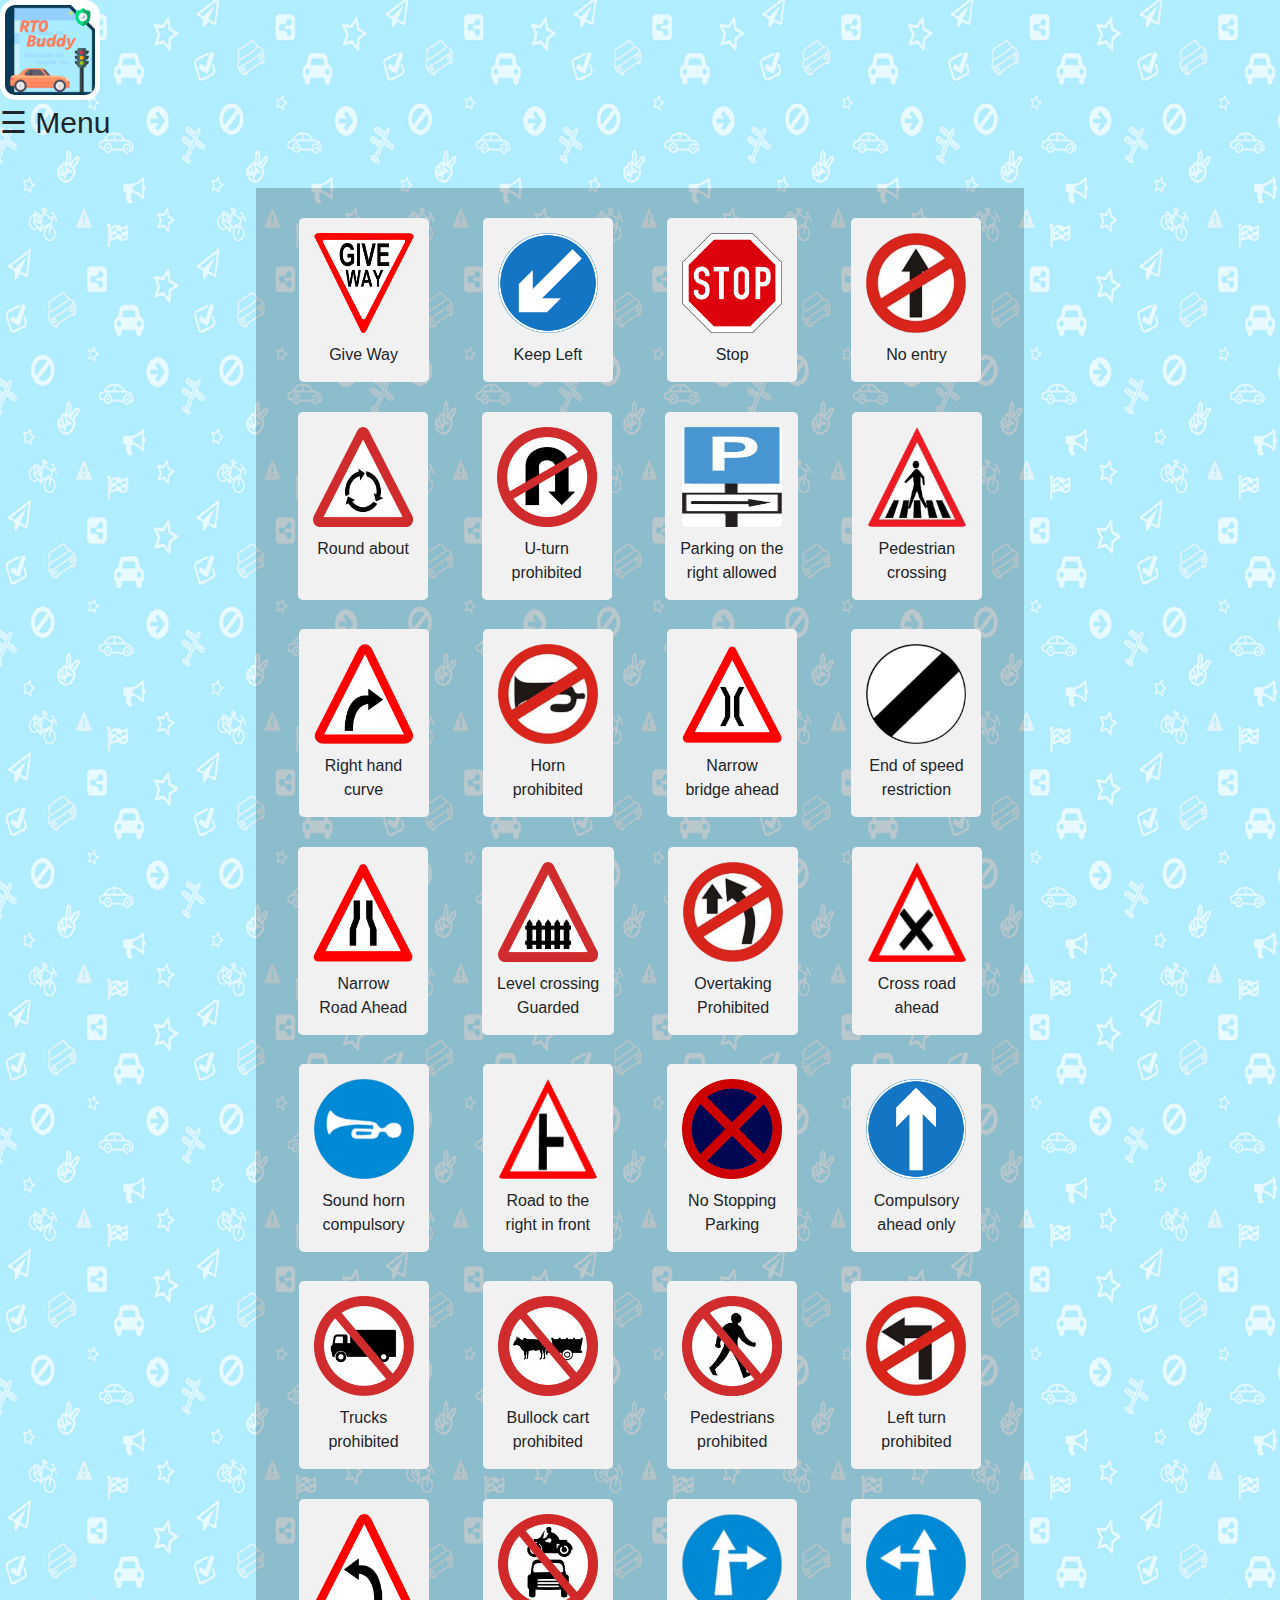
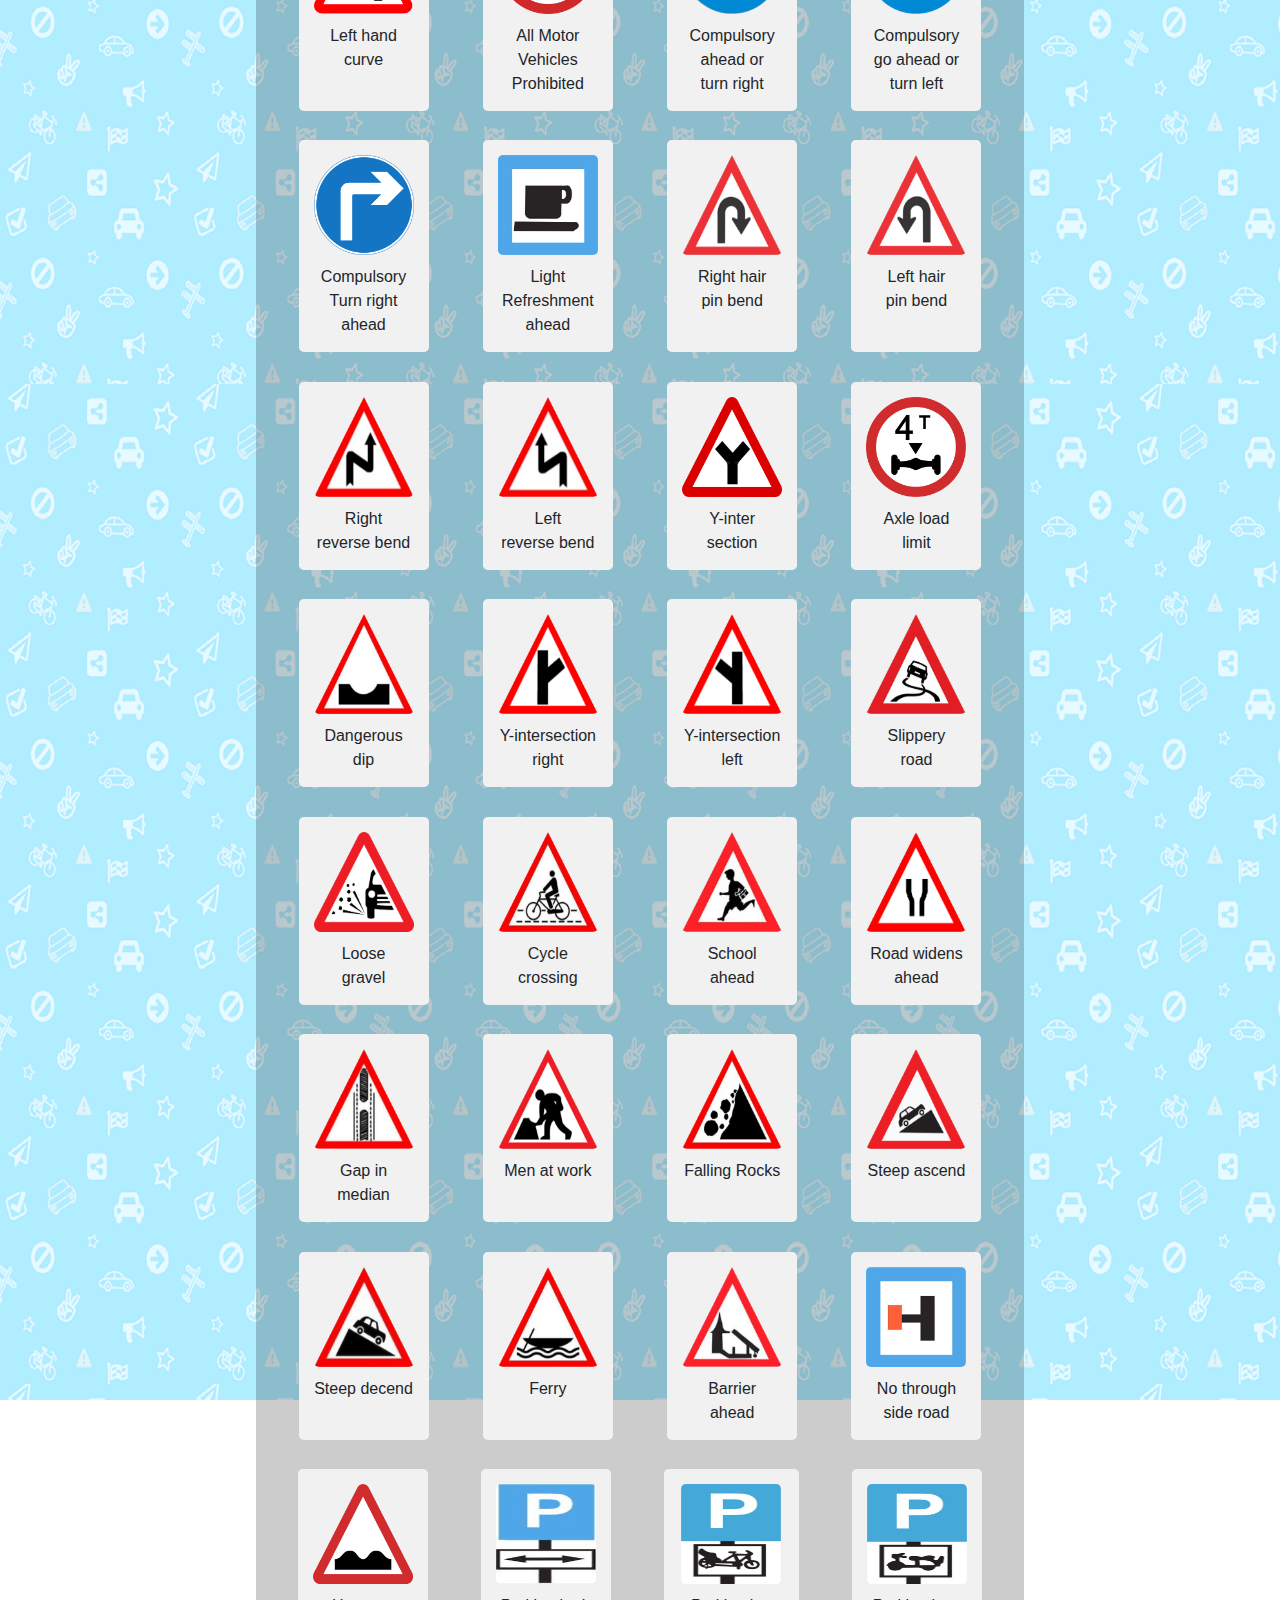
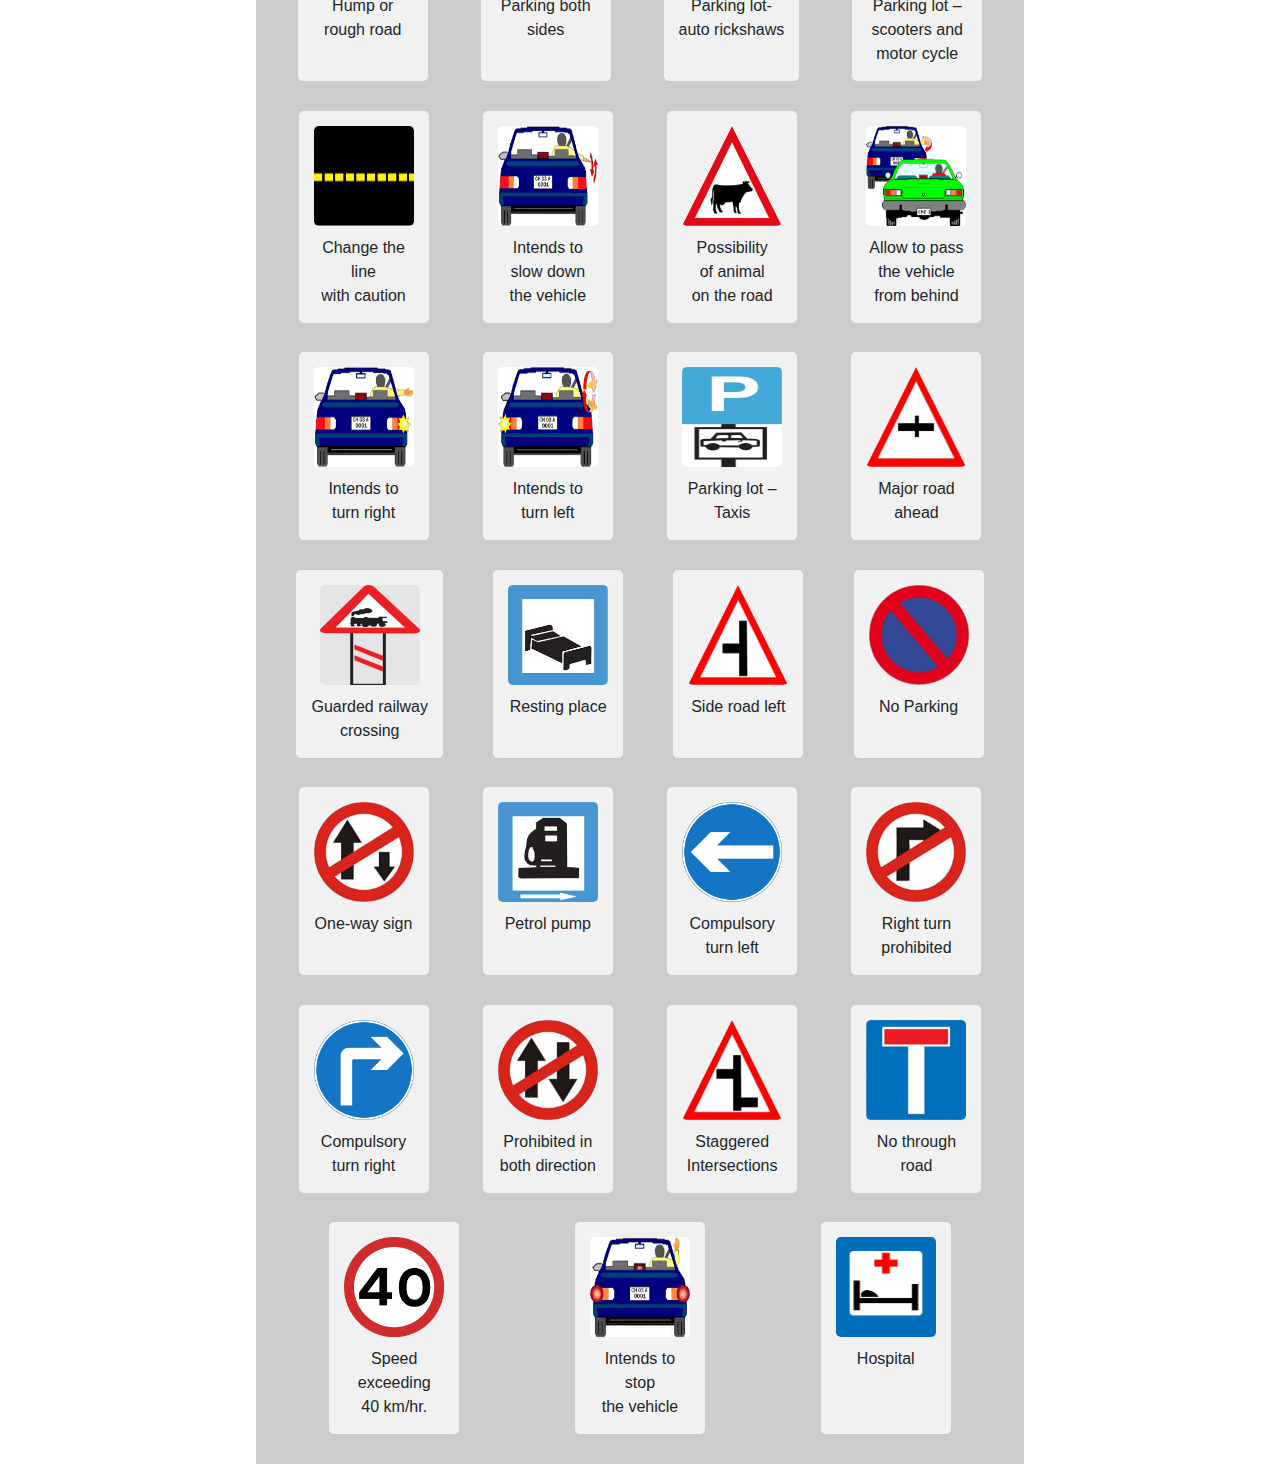
<file: traffic.html>
<!DOCTYPE html>
<html>
    <head>

        <meta charset="utf-8">
        <meta name="viewport" content="width=device-width, initial-scale=1">
        <title>New Rto App</title>
        <link rel="icon" type="image/gif/png" href="image/logo_22.png">
        <link rel="stylesheet" href="https://maxcdn.bootstrapcdn.com/bootstrap/4.3.1/css/bootstrap.min.css">
  	    <script src="https://ajax.googleapis.com/ajax/libs/jquery/3.4.1/jquery.min.js"></script>
  	    <script src="https://cdnjs.cloudflare.com/ajax/libs/popper.js/1.14.7/umd/popper.min.js"></script>
        <script src="https://maxcdn.bootstrapcdn.com/bootstrap/4.3.1/js/bootstrap.min.js"></script>
        <link rel="stylesheet" type="text/css" href="slide.css">
        <script type="text/javascript" src="slide.js"></script>
        <link rel="stylesheet" type="text/css" href="traffic.css">
    </head>
    <body>
        <div class="all">
            <div id="mySidenav" class="sidenav">
            <a href="javascript:void(0)" class="closebtn" onclick="closeNav()">&times;</a>
            <a href="index.html">HOME</a>
            <a href="question.html">QUESTION BANK</a>
            <a href="traffic.html">TRAFFIC SIGNAL</a>
            <a href="exam.html">EXAM</a>
            <a href="mobileapp.html">MOBILE APP</a>
            </div>
            <div id="main">
            <img src="image/logo_22.png" alt="img" id="logo"><br>
            <span id="open" onclick="openNav()">&#9776; Menu</span><br>
            </div>
        </div>
        <div id="tables">
            <div class="flex-container" style="background-color: rgba(0, 0, 0, 0.2)">
                <div class="rounded-lg">
                    <img src="image/giveway.png" class="rounded-lg">
                    <p>Give Way</p>
                </div>
                <div class="rounded-lg">
                    <img src="image/keepleft.png" class="rounded-lg">
                    <p>Keep Left</p>
                </div>
                <div class="rounded-lg">
                    <img src="image/stop.png" class="rounded-lg">
                    <p>Stop</p>
                </div>
                <div class="rounded-lg">
                    <img src="image/noentry.png" class="rounded-lg">
                    <p>No entry</p>
                </div>
                <div class="rounded-lg">
                    <img src="image/round.png" class="rounded-lg">
                    <p>Round about</p>
                </div>
                <div class="rounded-lg">
                    <img src="image/uternno.png" class="rounded-lg">
                    <p>U-turn<br>prohibited</p>
                </div>
                <div class="rounded-lg">
                    <img src="image/parkingright.png" class="rounded-lg">
                    <p>Parking on the<br>right allowed</p>
                </div>
                <div class="rounded-lg">
                    <img src="image/pedestriancrossing.png" class="rounded-lg">
                    <p>Pedestrian<br>crossing</p>
                </div>
                <div class="rounded-lg">
                    <img src="image/rturn.png" class="rounded-lg">
                    <p>Right hand<br> curve</p>
                </div>
                <div class="rounded-lg">
                    <img src="image/nohorn.png" class="rounded-lg">
                    <p>Horn<br>prohibited</p>
                </div>
                <div class="rounded-lg">
                    <img src="image/narrowbridge.png" class="rounded-lg">
                    <p>Narrow<br>bridge ahead</p>
                </div>

                <!-- jbgsjnsnnBbnnb -->


                <div class="rounded-lg">
                    <img src="image/nospeed.png" class="rounded-lg">
                    <p>End of speed<br>restriction</p>
                </div>
                <div class="rounded-lg">
                    <img src="image/narrowroad.png" class="rounded-lg">
                    <p>Narrow<br>Road Ahead</p>
                </div>
                <div class="rounded-lg">
                    <img src="image/levelcrossing.png" class="rounded-lg">
                    <p>Level crossing<br> Guarded</p>
                </div>
                <div class="rounded-lg">
                    <img src="image/noovertaking.png" class="rounded-lg">
                    <p>Overtaking<br>Prohibited</p>
                </div>
                <div class="rounded-lg">
                    <img src="image/crossroad.png" class="rounded-lg">
                    <p>Cross road<br>ahead</p>
                </div>
                <div class="rounded-lg">
                    <img src="image/compulsorysoundhorn.png" class="rounded-lg">
                    <p>Sound horn<br>compulsory</p>
                </div>
                <div class="rounded-lg">
                    <img src="image/rightturn.png" class="rounded-lg">
                    <p>Road to the<br>right in front</p>
                </div>
                <div class="rounded-lg">
                    <img src="image/nostop.png" class="rounded-lg">
                    <p>No Stopping<br>Parking</p>
                </div>
                <div class="rounded-lg">
                    <img src="image/aheadonly.png" class="rounded-lg">
                    <p>Compulsory<br>ahead only</p>
                </div>
                <!-- jbgsjnsnnBbnnb -->
                <div class="rounded-lg">
                    <img src="image/notruck.png" class="rounded-lg">
                    <p>Trucks<br>prohibited</p>
                </div>
                <div class="rounded-lg">
                    <img src="image/nocart.png" class="rounded-lg">
                    <p>Bullock cart<br>prohibited</p>
                </div>
                <div class="rounded-lg">
                    <img src="image/nomen.png" class="rounded-lg">
                    <p>Pedestrians<br>prohibited</p>
                </div>
                <div class="rounded-lg">
                    <img src="image/noleft.png" class="rounded-lg">
                    <p>Left turn<br>prohibited</p>
                </div>
                <div class="rounded-lg">
                    <img src="image/lefthand.png" class="rounded-lg">
                    <p>Left hand<br>curve</p>
                </div>
                <div class="rounded-lg">
                    <img src="image/vehicalprohibited.png" class="rounded-lg">
                    <p>All Motor<br>Vehicles<br>Prohibited</p>
                </div>
                <div class="rounded-lg">
                    <img src="image/rightahead.png" class="rounded-lg">
                    <p>Compulsory<br>ahead or<br>turn right</p>
                </div>
                <div class="rounded-lg">
                    <img src="image/leftahead.png" class="rounded-lg">
                    <p>Compulsory<br>go ahead or<br>turn left</p>
                </div>
                <div class="rounded-lg">
                    <img src="image/turnright.png" class="rounded-lg">
                    <p>Compulsory<br>Turn right<br>ahead</p>
                </div>
                <div class="rounded-lg">
                    <img src="image/lightrefreshment.png" class="rounded-lg">
                    <p>Light<br>Refreshment<br>ahead</p>
                </div>
                <div class="rounded-lg">
                    <img src="image/righthairpinbend.png" class="rounded-lg">
                    <p>Right hair<br>pin bend</p>
                </div>
                <div class="rounded-lg">
                    <img src="image/lefthairpinbend.png" class="rounded-lg">
                    <p>Left hair<br>pin bend</p>
                </div>
                <div class="rounded-lg">
                    <img src="image/rightreversebend.png" class="rounded-lg">
                    <p>Right <br>reverse bend</p>
                </div>
                <div class="rounded-lg">
                    <img src="image/leftreversebend.png" class="rounded-lg">
                    <p>Left <br>reverse bend</p>
                </div>
                <div class="rounded-lg">
                    <img src="image/yintersection.png" class="rounded-lg">
                    <p>Y-inter<br>section</p>
                </div>
                <div class="rounded-lg">
                    <img src="image/weightlimit.png" class="rounded-lg">
                    <p>Axle load<br>limit</p>
                </div>
                <div class="rounded-lg">
                    <img src="image/dangerousdip.png" class="rounded-lg">
                    <p>Dangerous<br>dip</p>
                </div>
                <div class="rounded-lg">
                    <img src="image/yintersectionright.png" class="rounded-lg">
                    <p>Y-intersection<br>right</p>
                </div>
                <div class="rounded-lg">
                    <img src="image/yintersectionleft.png" class="rounded-lg">
                    <p>Y-intersection<br>left</p>
                </div>
                <div class="rounded-lg">
                    <img src="image/slippryroad.png" class="rounded-lg">
                    <p>Slippery<br>road</p>
                </div>
                <div class="rounded-lg">
                    <img src="image/loosegravel.png" class="rounded-lg">
                    <p>Loose<br>gravel</p>
                </div>
                <div class="rounded-lg">
                    <img src="image/cyclecrossing.png" class="rounded-lg">
                    <p>Cycle<br>crossing</p>
                </div>
                <div class="rounded-lg">
                    <img src="image/school.png" class="rounded-lg">
                    <p>School<br>ahead</p>
                </div>
                <div class="rounded-lg">
                    <img src="image/widerroad.png" class="rounded-lg">
                    <p>Road widens<br>ahead</p>
                </div>
                <div class="rounded-lg">
                    <img src="image/middeanahead.png" class="rounded-lg">
                    <p>Gap in<br>median</p>
                </div>
                <div class="rounded-lg">
                    <img src="image/manatwork.png" class="rounded-lg">
                    <p>Men at work</p>
                </div>
                <div class="rounded-lg">
                    <img src="image/fallingrock.png" class="rounded-lg">
                    <p>Falling Rocks</p>
                </div>
                <div class="rounded-lg">
                    <img src="image/steepascend.png" class="rounded-lg">
                    <p>Steep ascend</p>
                </div>
                <div class="rounded-lg">
                    <img src="image/steepdescent.png" class="rounded-lg">
                    <p>Steep decend</p>
                </div>
                <div class="rounded-lg">
                    <img src="image/ferry.png" class="rounded-lg">
                    <p>Ferry</p>
                </div>
                <div class="rounded-lg">
                    <img src="image/barrierahead.png" class="rounded-lg">
                    <p>Barrier<br>ahead</p>
                </div>
                <div class="rounded-lg">
                    <img src="image/nothroughsideroad.png" class="rounded-lg">
                    <p>No through<br>side road</p>
                </div>
                <div class="rounded-lg">
                    <img src="image/humpyroad.png" class="rounded-lg">
                    <p>Hump or<br>rough road</p>
                </div>
                <div class="rounded-lg">
                    <img src="image/parkingbothside.png" class="rounded-lg">
                    <p>Parking both<br>sides</p>
                </div>
                <div class="rounded-lg">
                    <img src="image/ricksawparking.png" class="rounded-lg">
                    <p>Parking lot-<br>auto rickshaws</p>
                </div>
                <div class="rounded-lg">
                    <img src="image/scooterparking.png" class="rounded-lg">
                    <p>Parking lot –<br>scooters and<br>motor cycle</p>
                </div>
                <div class="rounded-lg">
                    <img src="image/lanecaution.png" class="rounded-lg">
                    <p>Change the <br>line<br>with caution</p>
                </div>
                <div class="rounded-lg">
                    <img src="image/slowdownhand.png" class="rounded-lg">
                    <p>Intends to<br>slow down<br>the vehicle</p>
                </div>
                <div class="rounded-lg">
                    <img src="image/animal.png" class="rounded-lg">
                    <p>Possibility<br>of animal <br>on the road</p>
                </div>
                <div class="rounded-lg">
                    <img src="image/overtakehand.png" class="rounded-lg">
                    <p>Allow to pass<br>the vehicle<br>from behind</p>
                </div>
                <div class="rounded-lg">
                    <img src="image/turnrighthand.png" class="rounded-lg">
                    <p>Intends to<br>turn right</p>
                </div>
                <div class="rounded-lg">
                    <img src="image/turnlefthand.png" class="rounded-lg">
                    <p>Intends to<br>turn left</p>
                </div>
                <div class="rounded-lg">
                    <img src="image/taxiparking.png" class="rounded-lg">
                    <p>Parking lot –<br>Taxis</p>
                </div>
                <div class="rounded-lg">
                    <img src="image/magorsign.png" class="rounded-lg">
                    <p>Major road<br>ahead</p>
                </div>
                <div class="rounded-lg">
                    <img src="image/guardedrailwaycrossing.png" class="rounded-lg">
                    <p>Guarded railway<br>crossing</p>
                </div>
                <div class="rounded-lg">
                    <img src="image/restingplacesign.png" class="rounded-lg">
                    <p>Resting place</p>
                </div>
                <div class="rounded-lg">
                    <img src="image/leftturn.png" class="rounded-lg">
                    <p>Side road left</p>
                </div>
                <div class="rounded-lg">
                    <img src="image/noparking.png" class="rounded-lg">
                    <p>No Parking</p>
                </div>
                <div class="rounded-lg">
                    <img src="image/oneway.png" class="rounded-lg">
                    <p>One-way sign</p>
                </div>
                <div class="rounded-lg">
                    <img src="image/petrolpump.png" class="rounded-lg">
                    <p>Petrol pump</p>
                </div>
                <div class="rounded-lg">
                    <img src="image/takeleft.png" class="rounded-lg">
                    <p>Compulsory<br>turn left</p>
                </div>
                <div class="rounded-lg">
                    <img src="image/noright.png" class="rounded-lg">
                    <p>Right turn<br>prohibited</p>
                </div>
                <div class="rounded-lg">
                    <img src="image/turnright.png" class="rounded-lg">
                    <p>Compulsory<br>turn right</p>
                </div>
                <div class="rounded-lg">
                    <img src="image/bothno.png" class="rounded-lg">
                    <p>Prohibited in<br>both direction</p>
                </div>
                <div class="rounded-lg">
                    <img src="image/staggerd.png" class="rounded-lg">
                    <p>Staggered<br>Intersections</p>
                </div>
                <div class="rounded-lg">
                    <img src="image/nothroughroad.png" class="rounded-lg">
                    <p>No through<br>road</p>
                </div>
                <div class="rounded-lg">
                    <img src="image/speedlimit.png" class="rounded-lg">
                    <p>Speed<br>exceeding<br>40 km/hr.</p>
                </div>
                <div class="rounded-lg">
                    <img src="image/stophand.png" class="rounded-lg">
                    <p>Intends to<br>stop<br>the vehicle</p>
                </div>
                <div class="rounded-lg">
                    <img src="image/hospital.png" class="rounded-lg">
                    <p>Hospital</p>
                </div>
                
                
            </div>
        </div>
    </body>
</html>
</file>
<file: homepage.css>
.card{
    width: 200px;
    padding: 10px 0%; 
}
#imgdiv{
    align-self: center;
    padding-top: 5%;
}
#imgdiv > img{
    width: 150px;
    height: 150px;
}
#prolink{
    padding-top: 5%;
}
#progress{
    width: 50%;
    height: 7px;
}
#progressbar{
    left: 0;
    width: 100%;
    height: 100%;
}
#alink{
    padding-left: 3%;
    padding-top: 5px;
    font-size: 20px;
}
#box{
    width: 100%;
    margin: 0% auto;
    margin-top:5%;
}
.flex-container {
    display: flex;
    width: 100%;
    height: 80%;
    margin: auto;
    flex-wrap: wrap;
    justify-content: center;
    align-items: space-around;
    padding: 2%;
}
.flex-container > div {
    margin:1%;
}

@media screen and (max-width: 550px) and (orientation: portrait) {
    img{
        width: 100px;
        height: 100px;
    }
}
@media screen and (max-width: 450px) and (orientation: portrait){
    #progress{height: 4px;}
    #prolink{margin-top: 5%;}
    #alink{font-size: 16px;}
    .card{width: 150px;}
    #imgdiv > img{width: 100px;height: 100px;}
    #card{width:100px;padding: 0%;height:160px;}
}
@media screen and (max-width: 350px) and (orientation: portrait){
    .flex-container > div {
        margin: 0% ;
    }
}
@media screen and (max-width: 300px) and (orientation: portrait){
    body{display: none;}
}
</file>
<file: slide.css>
*{
    margin: 0%;
    padding: 0%; 
}
body{
    height: 100vh;
    min-width:100%;
    background-repeat: no-repeat;
    background-attachment: fixed;
    background-image: url("image/background.png");
    -webkit-touch-callout: none;
    -webkit-user-select: none;
    -khtml-user-select: none;
    -moz-user-select: none;
    -ms-user-select: none;
    user-select: none;
}
#logo{
    width: 100px;
    height:100px;
    border-radius: 15%;
    border: 5px solid white;
}
.sidenav {
    height: 100%;
    width: 0;
    position: fixed;
    z-index: 1;
    top: 0;
    left: 0;
    background-color: #111;
    overflow-x: hidden;
    transition: 0.5s;
    padding-top: 60px;
}
.sidenav a {
    padding: 8px 8px 8px 32px;
    text-decoration: none;
    font-size: 25px;
    color: #818181;
    display: block;
    transition: 0.5s;
}
.sidenav a:hover {
    color: #f1f1f1;
    font-size:28px;
}
.sidenav .closebtn {
    position: absolute;
    top: 0;
    right: 25px;
    font-size: 36px;
    margin-left: 50px;
}

#main {
    transition: margin-left 0.5s;
    position: sticky;
    /* background-color: #cae8ca; */
    /* top: 0; */
}
#open{
    transition: 0.5s;
    position: absolute;
    font-size:30px;
    cursor:pointer;
}

@media screen and (max-width: 800px) and (orientation: portrait){
    .sidenav a{margin-top: 5px;}
}
@media screen and (max-width: 550px) and (orientation: portrait){
    body{padding-top: 10%;}
    img{width: 100px;height: 100px;}
    .sidenav {padding-top: 40px;}
    .sidenav a{font-size: 23px;margin-top: 5px;}
    .sidenav a:hover{font-size: 25px;color: #f1f1f1;}
}
@media screen and (max-width: 400px) and (orientation: portrait){
    .sidenav a{font-size: 23px;margin-top: 5px;}
    .sidenav a:hover{font-size: 25px;color: #f1f1f1;}
}
@media screen and (max-width: 350px) and (orientation: portrait){
    .sidenav a{font-size: 23px;margin-top: 5px;}
    .sidenav a:hover{font-size: 25px;color: #f1f1f1;}
}
@media screen and (max-width: 300px) and (orientation: portrait){
    body{display: none;}
}
</file>
<file: question.css>
/* #main{
    position: sticky;
    top: 5px;
} */

#Question{
    width: 60%;
    margin: auto;
    margin-top: 3%;
    font-size: 20px;
}
#navlist{
    width: 60%;
    display: flex;
    /* flex-direction: row; */
    flex-flow: row; 
    justify-content: space-between;
    margin: 0% auto;
    font-size: 18px;
    margin-top: 1%;
    background-color: rgba(255, 255, 255, 0.7)
}
/* .nav-item{
    padding: 0%;
    align-self: center;
} */
.nav-link{
    padding: 5px;
    align-self: center;
}
.set{
    background-color: rgb(245, 245, 245);
    padding: 5px 5px 5px 5px;
    margin-bottom: 1.5%;
}
.Que{
    background-color: aquamarine;
    margin-bottom: 5px;
}
.no{
    margin-left: 5px;
}
.q{
    margin-left: 50px;
}
.Que img{
    max-width: 100px;
    max-height: 100px;
    margin: 10px 0;
    margin-left: 110px;
}
.Que strong{
    float: left;
}
li{
    list-style-type:none;
}
.mcq{
    background-color: white;
    margin-top: 0%;
}
.ans{
    background-color: rgb(151, 215, 34);
}
@media screen and (max-width: 1000px) and (orientation: portrait){
    #navlist{ margin-top: 5%;font-size: 15px;width: 80%}
    .nav-link{padding: 4px;}
}
@media screen and (max-width: 850px) and (orientation: portrait){
    #navlist{ margin-top: 5%;font-size: 15px;}
    .nav-link{padding: 2px;}
    #Question{width: 80%;}
}
@media screen and (max-width: 550px) and (orientation: portrait){
    
    #navlist{font-size: 10px; margin-top: 5%;width: 100%;}
    .nav-link{padding: 1px;}
}
@media screen and (max-width: 450px) and (orientation: portrait){
    .Que img{
        margin-left: 75px;
    }
}
@media screen and (max-width: 350px) and (orientation: portrait){
    .Que img{
        margin-left: 50px;
    }
}
</file>
<file: exam.css>
#quest{
    width: 60%;
    margin: 5% 20% 0% 20%;
    height: 400px;
    background: wheat;
    position: relative;
}
#set{
    height: 70%;

}
#next{
    margin-left: 50%;
    margin-bottom: 2px;
    
}
#animated{
    width: 40%;
    height: 100vh;
    margin: auto;
    text-align: center; 
    display: block;
    margin-top: 3%;
    /* justify-items: center  */
}
#exam_detail
{
    background-color: #00DDCD;
    padding: 10px;
}
#img{
    padding-top: 1%;
    padding-bottom:1%; 
}
#start{
    min-width: 100px;
}
#start:hover{
    font-weight: bold;
}
@media screen and (max-width: 700px) and (orientation: portrait){
    #animated{width: 70%;}
}
@media screen and (max-width: 550px) and (orientation: portrait){
    #animated{width: 80%;}
}
@media screen and (max-width: 300px) and (orientation: portrait){
    body{display: none;}
}
</file>
<file: exam2.css>
#main{
    width: 60%;
    height: 94%;
    position: absolute;
    background-color:rgb(245, 245, 245);
    top: 50%;
	left: 50%;
	transform: translateX(-50%) translateY(-50%);
}
#heade{
    position: relative;
    width: 100%;
}
#cor{
    left:50%;
    transform: translateX(-50%);
    position: absolute;
    color: red;
    margin-top:2%;
    padding: 1% 2%;
}
#time{
	font-size: 30px;
	font-weight: bold;
	position: absolute;
    right: 2%;
    width:10%; 
    /* padding: 3px 15px 3px 0px; */
    height: 60px;
    background-color: antiquewhite;
}
#clock{
    position: absolute;
    right:12%;
    height: 60px;
    background-color: antiquewhite;
    /* padding: 6px 0px 3px 0px; */
}
#clock2{
    width: 50px;
    height: 50px;
}
#content{
	align-content: center;
	position: absolute;
    width: 100%;
    height: 90%;
    /* background-color: aqua; */
    top: 70px;
    display: block;
}
#set{
    height: 80%;
    width: 100%;
    /* background-color: bisque; */
    background-color: beige;
}
#Que{
    width: 100%;
    height: 40%;
    font-size: 22px;
    padding: 5px;
    background-color: beige;
}
#question{
    left:600px;
    padding: 3px;
}
#no{
    padding: 3px;
}
#imgdiv{
    padding: 3% 0%;
    /* height: 80%; */
    /* background-color: aquamarine; */
}
#mcq{
    height: 45%;
    width: 85%;
    margin: 0% 7.5%;
    display: flex;
	flex-wrap: wrap;
    align-content: space-around;
}
.op{
    display: inline;
    width: 100%;
	padding: 5px;
	background-color: rgba(255,255,255,1);
	font-size: 20px;
	align-items: center;
    cursor: pointer;  
}
.op span{
    padding-left: 1%;
}
#navig{
    width: 100%;
}
#num{
    left: 50%;
    position: absolute;
    transform: translateX(-50%);
}
#but{
    left: 50%;
    width: 80%;
    position: absolute;
    transform: translateX(-50%);
}
#next{
    right: 0%;
    position: absolute;
}
#submit{
    left: 50%;
    transform: translateX(-50%);
    position: absolute;
}
#resultsec{
    width: 50%;
    margin: 0% auto;
}
#correctans{
    background-color:rgba(255,255,255,0.7);
    color:black;
    left: 30%;
    transform: translateX(-10%);
    /*border-radius: 50%; */
    padding: 10px;
    font-size: 25px;
    position: absolute;
    text-align: center;
    max-width: 15%;
    min-width: 10%;
}
#wrongans{
    background-color:rgba(255,255,255,0.7);
    color:black;
    right: 30%;
    transform: translateX(10%);
    padding: 10px;
    font-size: 25px;
    position: absolute;
    text-align: center;
    max-width: 15%;
    min-width: 10%;
    /*border-radius: 50%; */
}
#resultsec{
    margin-top:5%;
}
#quesection{
    position: relative;
    padding-top:30%;
}
#result{
    left: 50%;
    transform: translateX(-50%);
    position: absolute;
    margin-top:50px;
}
#restart{
    left:15%;
    position: absolute;
    min-width: 100px;
}
#homes{
    right:15%;
    position: absolute;
    min-width: 100px;
}
@media screen and (max-width: 1000px) and (orientation: portrait){
    #wrongans{padding: 5px;font-size: 15px;max-width: 15%;}
    #correctans{padding: 5px;font-size: 15px;max-width: 15%;}
}
@media screen and (max-width: 800px) and (orientation: portrait){
    /* #mcq{width: 100%;margin: 0%;} */
    #main{width:80%;}
    #quesection{padding-top: 25%;}
    #opt1,#opt2,#opt3{font-size: 18px;} 
    #question{font-size: 18px;}
    #wrongans{padding: 5px;font-size: 14px;max-width: 15%;}
    #correctans{padding: 5px;font-size: 14px;max-width: 15%;}
}
@media screen and (max-width: 700px) and (orientation: portrait){
    /* #mcq{width: 100%;margin: 0%;} */
    #opt1,#opt2,#opt3{font-size: 16px;} 
    #resultsec{width:70%;}
    #question{font-size: 16px;left:400px;}
    #no{font-size: 14px;}
    #quno{padding:2px}
    #quesection{padding-top: 25%;}
    #wrongans{padding: 5px;font-size: 14px;max-width: 15%;}
    #correctans{padding: 5px;font-size: 14px;max-width: 15%;}
}
@media screen and (max-width: 600px) and (orientation: portrait){
    #main{width:80%;}
    #resultsec{width:80%;}
    #time{font-size: 26px;top: 0px;right: 2%;height: 45px;right: 2%;width:10%;}
    #clock{ right:12%;height: 45px;}
    #mcq{width: 100%;margin: 0%;}
    #img{height: 90px;width: 90px;}
    #clock2{width: 45px;height: 45px;}
    #opt1,#opt2,#opt3{font-size: 14px;}
    #content{top:70px;}
    #question{font-size: 14px;left:400px;}
    #quesection{padding-top: 25%;}
    #no{font-size: 14px;}
    #wrongans{padding: 4px;font-size: 14px;max-width: 15%;}
    #correctans{padding: 4px;font-size: 14px;max-width: 15%;}
}
@media screen and (max-width: 380px) and (orientation: portrait){
    /* #mcq{width: 100%;margin: 0%;} */
    #opt1,#opt2,#opt3{font-size: 12px;} 
    #question{font-size: 12px;}
    #time{font-size: 22px;top: 0px;right: 2%;height: 40px;right: 2%;width:10%;}
    #clock{ right:12%;height: 40px;}
    #clock2{width: 40px;height: 40px;}
    #img{height: 60px;width: 60px;}
    #quesection{padding-top: 25%;}
    #question{left:200px;}
    #wrongans{padding: 2px;font-size: 14px;max-width: 15%;}
    #correctans{padding: 2px;font-size: 14px;max-width: 15%;}
    #homes{width:25px;}
    #restart{width:25px;}
}
@media screen and (max-height: 630px){
    #num{font-size: 20px;}
    #submit{max-height: 35px;padding:1%;font-size:15px;}
    #result{max-height: 35px;padding:1%;font-size:15px;margin-top:15%;}
}
@media screen and (max-height: 520px){
    #imgdiv{
        padding: 0% 0%;
    }
    #main{width:80%;}
    #mcq{width: 100%;margin: 0%;}
    #question{font-size: 12px;}
    #num{font-size: 15px;}
    #submit{max-height: 25px;padding:0%;font-size:15px;}
    #result{max-height: 25px;padding:0%;font-size:15px;margin-top:28px;}
}
@media screen and (max-height: 520px){
    #navig{margin-top:-5%;}
    #submit{margin-top:-8%;}
    #result{margin-top:4%;}
}
@media screen and (max-height: 400px){
    body{display: none;}
}
@media screen and (max-width: 300px) and (orientation: portrait){
    body{display: none;}
}
</file>
<file: traffic.css>
.flex-container {
    display: flex;
    flex-wrap: wrap;
    justify-content: space-around;
    padding: 2%;
}
img{
      width: 100px;
      height: 100px;
}
.flex-container > div {
    background-color: #f1f1f1;
    margin: 2%;
    text-align: center;
    padding: 15px;
}
#tables{
      width: 60%;
      margin: 5% auto;
}
p{
    margin: 10px auto 0 auto; 
}
@media screen and (max-width: 550px){
    #tables{
        width: 80%;
        margin: 8% auto;
    }   
    .flex-container > div {
        padding: 10px 5px;
    }
}
@media screen and (max-width: 300px) and (orientation: portrait){
    body{display: none;}
}
</file>
